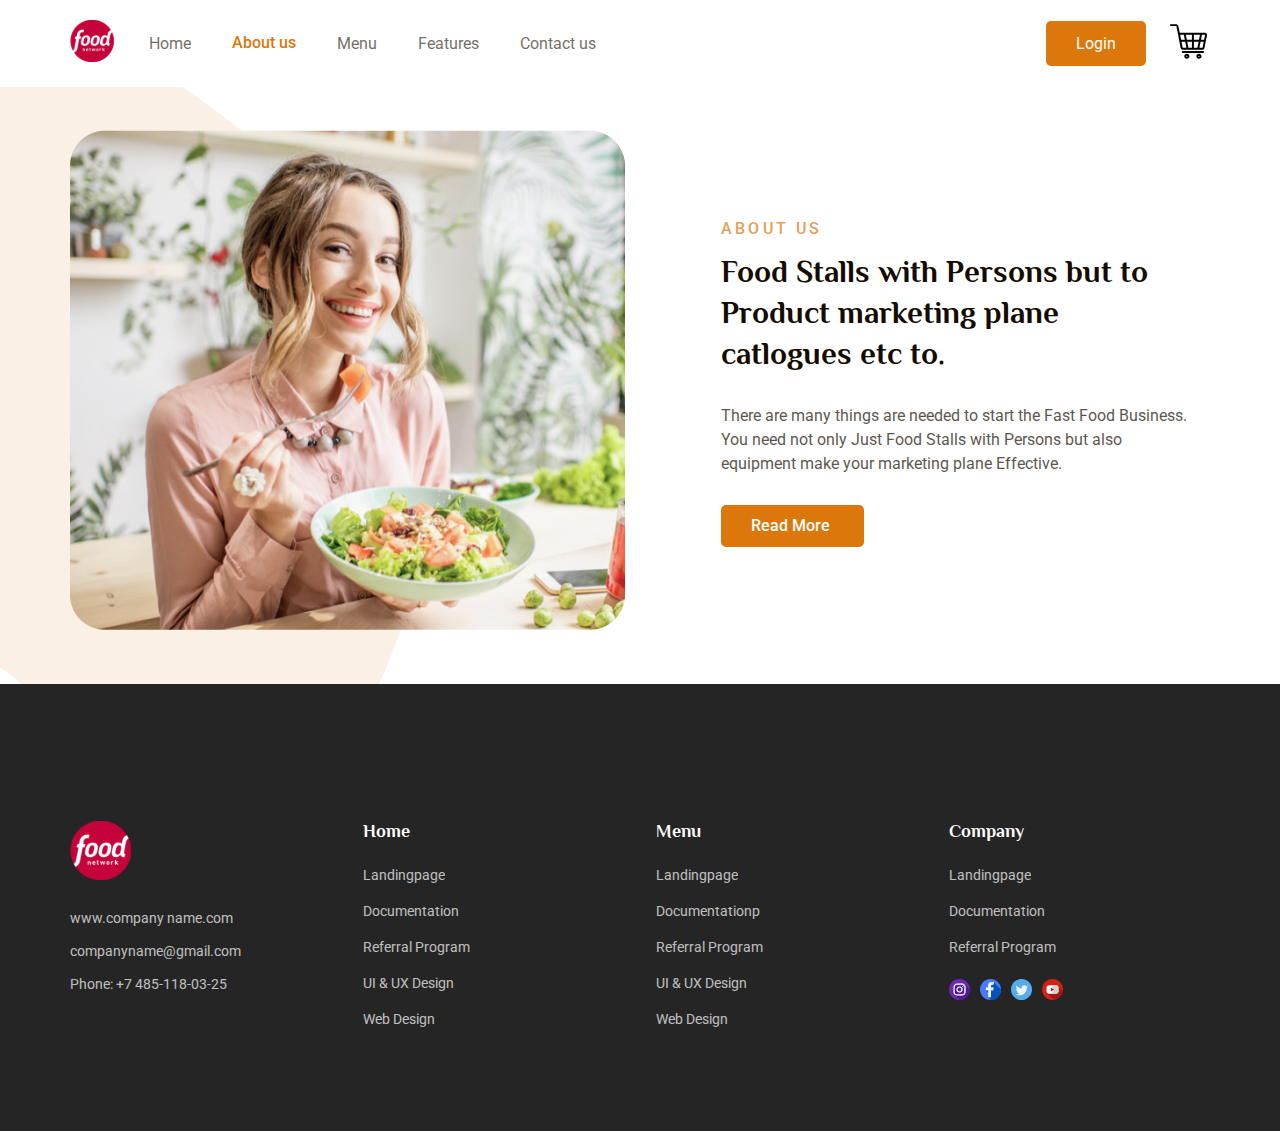
<file: about.html>
<!DOCTYPE html>
<html lang="en">
<head>
    <meta charset="UTF-8">
    <meta http-equiv="X-UA-Compatible" content="IE=edge">
    <meta name="viewport" content="width=device-width, initial-scale=1.0">
    <title>About Page</title>
    <link rel="icon" href="images/fast-food-burger-1.svg" type="images/x-icon">
    <link rel="preconnect" href="https://fonts.googleapis.com">
    <link rel="preconnect" href="https://fonts.gstatic.com" crossorigin>
    <link href="https://fonts.googleapis.com/css2?family=Philosopher:wght@700&family=Roboto:wght@400;500&display=swap" rel="stylesheet">
    <link rel="stylesheet" href="css/share.css">
    <link rel="stylesheet" href="css/header.css">
    <link rel="stylesheet" href="css/about.css">
    <link rel="stylesheet" href="css/about_item.css">
    <link rel="stylesheet" href="css/footer.css">
    <link rel="stylesheet" href="css/mobile.css">
</head>
<body>
    <div class="box">
        <a href="#" class="to_top">
            <svg width="36px" height="36px" viewBox="0 0 36 36" xmlns="http://www.w3.org/2000/svg" xmlns:xlink="http://www.w3.org/1999/xlink" aria-hidden="true" role="img" class="iconify iconify--twemoji" preserveAspectRatio="xMidYMid meet"><path fill="#DC780B" d="M36 32a4 4 0 0 1-4 4H4a4 4 0 0 1-4-4V4a4 4 0 0 1 4-4h28a4 4 0 0 1 4 4v28z"></path><path fill="#FFF" d="M22 29v-9h7L18 7L7 20h7v9z"></path></svg>
        </a>
    </div>
    <!-- modal-form - open -->
    <div class="modal_container_big">
        <div class="modal_container">
            <div class="modal_login_form">
                <div class="title_text">
                    <div class="title title_login">Login Form</div>
                    <div class="title title_signUp">Signup Form</div>
                </div>
                <div class="form_container">
                    <div class="slide_controls">
                        <input type="radio" name="slider" id="login" checked>
                        <input type="radio" name="slider" id="signup">
                        <label for="login" class="slide login_item">Log&nbspin</label>
                        <label for="signup" class="slide signup">Sign&nbspUp</label>
                        <div class="slide_tab"></div>
                    </div>
                    <div class="form_inner">
                        <form action="#" class="login_form">
                            <div class="field">
                                <input type="text" placeholder="Email Address" name="email" required>
                            </div>
                            <div class="field">
                                <input type="password" placeholder="Password" name="email" required>
                            </div>
                            <div class="pass_link"><a href="#">Forgot password?</a></div>
                            <div class="field">
                                <input type="submit" value="Login" name="login_other" id="">
                            </div>
                            <div class="signup_link">Not a member? <a href="#">Signup now</a></div>
                        </form>
                        <form action="#" class="signup">
                            <div class="field">
                                <input type="text" placeholder="Email Address" name="email" required>
                            </div>
                            <div class="field">
                                <input type="password" placeholder="Password" name="email" required>
                            </div>
                            <div class="field">
                                <input type="password" placeholder="Confirm password" name="email" required>
                            </div>
                            <div class="field">
                                <input type="submit" value="Signup" name="signup" id="">
                            </div>
                        </form>
                    </div>
                </div>
                <div class="close_icon">
                    <img src="images/close.png" alt="close icon" class="close">
                </div>
            </div>
        </div>
    </div>
    <!-- modal-form - open -->

    <!-- header-content open-->
    <div class="header_content">
        <div class="container">
            <div class="logo">
                <a href="index.html">
                    <img src="images/logo.svg" alt="food logo" title="food logo">
                </a>
            </div>
            <!-- humburger menu navbar - open -->
            <div class="humburger_menu">
                <input type="checkbox" name="checkbox" id="check">
                <label for="check" class="checkbtn">
                    <div class="menu_btn">
                        <div class="menu_btn__burger"></div>
                    </div>                    
                </label>
                <div class="header_item">
                    <div class="menu">
                        <ul>
                            <li class="navbar"><a href="index.html">Home</a></li>
                            <li class="navbar"><a href="about.html" class="active">About us</a></li>
                            <li class="navbar"><a href="menu.html">Menu</a></li>
                            <li class="navbar"><a href="features.html">Features</a></li>
                            <li class="navbar"><a href="contact.html">Contact us</a></li>
                        </ul>
                    </div>
                    <div class="header_buttons">
                        <div class="login">
                            Login
                        </div>
                        <div class="order_now">
                            <a href="cart.html">
                                <img src="images/shopping-cart-svgrepo-com.svg" class="shop" alt="shopping">
                            </a>
                        </div>
                    </div>
                </div>
            </div>
            <!-- humburger menu navbar - close -->
        </div>
    </div>
    <!-- header-content close-->

    <!-- about - open -->
    <div class="about_us" id="about-us">
        <div class="container">
            <div class="about_image">
                <img src="images/mask group.png" alt="Mask Group">
            </div>
            <div class="about_info">
                <h6>About us</h6>
                <h4>Food Stalls with Persons but  to<br>  Product marketing plane<br>
                    catlogues etc to. </h4>
                <p>There are many things are needed to start the Fast Food Business.<br> You need not only Just Food Stalls with Persons but also<br> 
                    equipment  make your marketing plane Effective.</p>
                <a href="#" class="read_more">Read More</a>
            </div>
        </div>
    </div>
    <!-- about - close -->

    <!-- footer - open -->
    <footer>
        <div class="container">
            <div class="footer_block">
                <div class="footer_content1">
                    <div class="footer_logo">
                        <a href="./index.html"><img src="images/footer logo.svg" alt="logo"></a>
                        <div class="item">
                            <a href="#">www.company name.com</a>
                            <a href="#">companyname@gmail.com</a>
                            <a href="#">Phone: +7 485-118-03-25</a>
                        </div>
                    </div>
                    <div class="home">
                        <h6>Home</h6>
                        <div class="home_item">
                            <p>Landingpage</p>
                            <p>Documentation</p>
                            <p>Referral Program</p>
                            <p>UI & UX Design</p>
                            <p>Web Design</p>
                        </div>
                    </div>
                </div>
                <div class="footer_content2">
                    <div class="footer_menu">
                        <h6>Menu</h6>
                        <div class="footer_menu_item">
                            <p>Landingpage</p>
                            <p>Documentationp
                            <p>Referral Program</p>
                            <p>UI & UX Design</p>
                            <p>Web Design</p>
                        </div>
                    </div>
                    <div class="company">
                        <h6>Company</h6>
                        <div class="company_item">
                            <p>Landingpage</p>
                            <p>Documentation</a>
                            <p>Referral Program</a>
                        </div>
                        <div class="company_socials">
                            <ul>
                                <li><a href="#"><img src="images/instagram.svg" alt="instagram icon"></a></li>
                                <li><a href="#"><img src="images/facebook.svg" alt="facebook icon"></a></li>
                                <li><a href="#"><img src="images/twitter.svg" alt="twitter icon"></a></li>
                                <li><a href="#"><img src="images/youtube.svg" alt="youtube icon"></a></li>
                            </ul>
                        </div>
                    </div>
                </div>
            </div>
        </div>
    </footer>
    <!-- footer - close -->

    <script src="js/script.js"></script>
</body>
</html>
</file>
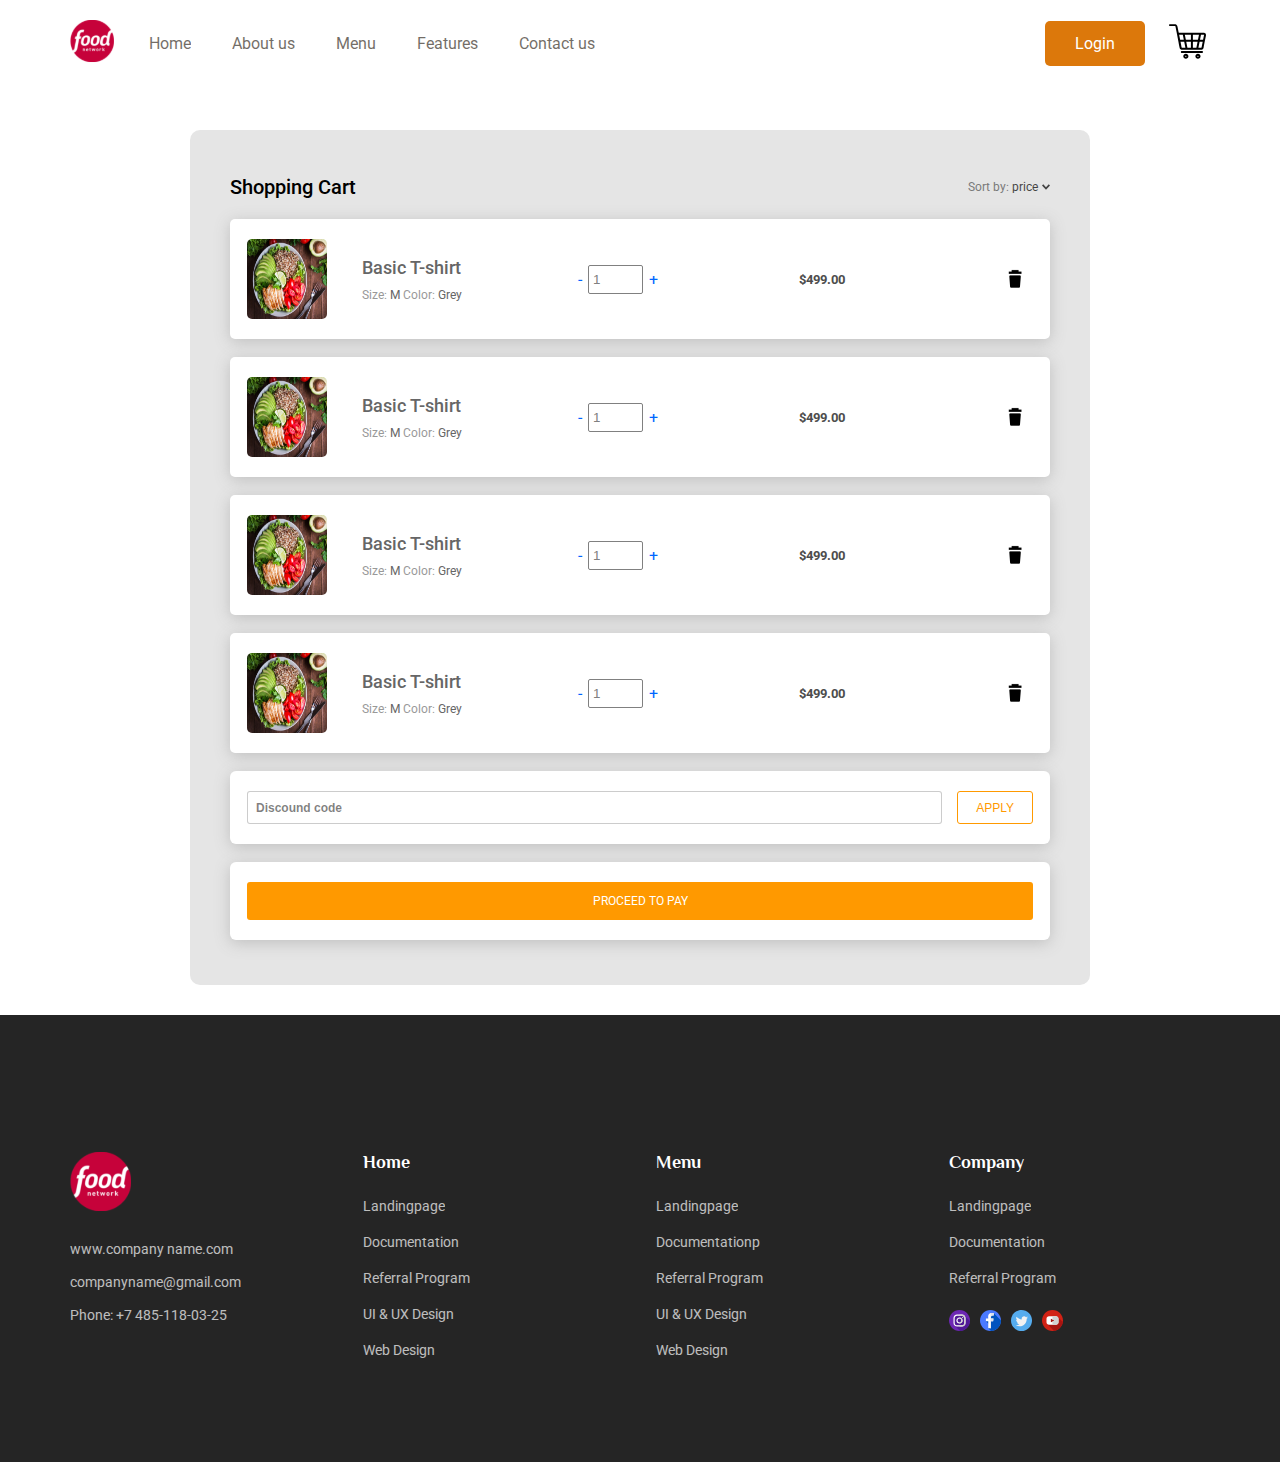
<file: cart.html>
<!DOCTYPE html>
<html lang="en">
<head>
    <meta charset="UTF-8">
    <meta http-equiv="X-UA-Compatible" content="IE=edge">
    <meta name="viewport" content="width=device-width, initial-scale=1.0">
    <title>Cart page</title>
    <link rel="icon" href="images/shopping-cart-svgrepo-com.svg" type="images/x-icon">
    <link rel="preconnect" href="https://fonts.googleapis.com">
    <link rel="preconnect" href="https://fonts.gstatic.com" crossorigin>
    <link href="https://fonts.googleapis.com/css2?family=Philosopher:wght@700&family=Roboto:wght@400;500&display=swap" rel="stylesheet">
    <link rel="stylesheet" href="css/share.css">
    <link rel="stylesheet" href="css/header.css">
    <link rel="stylesheet" href="css/cart.css">
    <link rel="stylesheet" href="css/footer.css">
    <link rel="stylesheet" href="css/mobile.css">
</head>
<body>
    <!-- scroll to top - open -->
    <div class="box">
        <a href="#" class="to_top">
            <svg width="36px" height="36px" viewBox="0 0 36 36" xmlns="http://www.w3.org/2000/svg" xmlns:xlink="http://www.w3.org/1999/xlink" aria-hidden="true" role="img" class="iconify iconify--twemoji" preserveAspectRatio="xMidYMid meet"><path fill="#DC780B" d="M36 32a4 4 0 0 1-4 4H4a4 4 0 0 1-4-4V4a4 4 0 0 1 4-4h28a4 4 0 0 1 4 4v28z"></path><path fill="#FFF" d="M22 29v-9h7L18 7L7 20h7v9z"></path></svg>
        </a>
    </div>
    <!-- scroll to top - close -->

    <!-- modal login form - open -->
    <div class="modal_container_big">
        <div class="modal_container">
            <div class="modal_login_form">
                <div class="title_text">
                    <div class="title title_login">Login Form</div>
                    <div class="title title_signUp">Signup Form</div>
                </div>
                <div class="form_container">
                    <div class="slide_controls">
                        <input type="radio" name="slider" id="login" checked>
                        <input type="radio" name="slider" id="signup">
                        <label for="login" class="slide login_item">Log&nbspin</label>
                        <label for="signup" class="slide signup">Sign&nbspUp</label>
                        <div class="slide_tab"></div>
                    </div>
                    <div class="form_inner">
                        <form action="#" class="login_form">
                            <div class="field">
                                <input type="text" placeholder="Email Address" name="email" required>
                            </div>
                            <div class="field">
                                <input type="password" placeholder="Password" name="email" required>
                            </div>
                            <div class="pass_link"><a href="#">Forgot password?</a></div>
                            <div class="field">
                                <input type="submit" value="Login" name="login_other" id="">
                            </div>
                            <div class="signup_link">Not a member? <a href="#">Signup now</a></div>
                        </form>
                        <form action="#" class="signup">
                            <div class="field">
                                <input type="text" placeholder="Email Address" name="email" required>
                            </div>
                            <div class="field">
                                <input type="password" placeholder="Password" name="email" required>
                            </div>
                            <div class="field">
                                <input type="password" placeholder="Confirm password" name="email" required>
                            </div>
                            <div class="field">
                                <input type="submit" value="Signup" name="signup" id="">
                            </div>
                        </form>
                    </div>
                </div>
                <div class="close_icon">
                    <img src="images/close.png" alt="close icon" class="close">
                </div>
            </div>
        </div>
    </div>
    <!-- modal login form - close -->

    <!-- header content - open -->
    <div class="header_content">
        <div class="container">
            <div class="logo">
                <a href="index.html">
                    <img src="images/logo.svg" alt="food logo" title="food logo">
                </a>
            </div>
            <!-- humburger menu navbar - open -->
            <div class="humburger_menu">
                <input type="checkbox" name="checkbox" id="check">
                <label for="check" class="checkbtn">
                    <div class="menu_btn">
                        <div class="menu_btn__burger"></div>
                    </div>                    
                </label>
                <div class="header_item">
                    <div class="menu">
                        <ul>
                            <li class="navbar"><a href="index.html">Home</a></li>
                            <li class="navbar"><a href="about.html">About us</a></li>
                            <li class="navbar"><a href="menu.html">Menu</a></li>
                            <li class="navbar"><a href="features.html">Features</a></li>
                            <li class="navbar"><a href="contact.html">Contact us</a></li>
                        </ul>
                    </div>
                    <div class="header_buttons">
                        <div class="login">
                            Login
                        </div>
                        <div class="order_now">
                            <a href="cart.html">
                                <img src="images/shopping-cart-svgrepo-com.svg" class="shop" alt="shopping">
                            </a>
                        </div>
                    </div>
                </div>
            </div>
            <!-- humburger menu navbar - close -->
        </div>
    </div>
    <!-- header content - close -->

    <!-- modal login form - open -->
    <div class="modal_container_big">
        <div class="modal_container">
            <div class="modal_login_form">
                <div class="title_text">
                    <div class="title title_login">Login Form</div>
                    <div class="title title_signUp">Signup Form</div>
                </div>
                <div class="form_container">
                    <div class="slide_controls">
                        <input type="radio" name="slider" id="login" checked>
                        <input type="radio" name="slider" id="signup">
                        <label for="login" class="slide login_item">Log&nbspin</label>
                        <label for="signup" class="slide signup">Sign&nbspUp</label>
                        <div class="slide_tab"></div>
                    </div>
                    <div class="form_inner">
                        <form action="#" class="login_form">
                            <div class="field">
                                <input type="text" placeholder="Email Address" name="email" required>
                            </div>
                            <div class="field">
                                <input type="password" placeholder="Password" name="email" required>
                            </div>
                            <div class="pass_link"><a href="#">Forgot password?</a></div>
                            <div class="field">
                                <input type="submit" value="Login" name="login_other" id="">
                            </div>
                            <div class="signup_link">Not a member? <a href="#">Signup now</a></div>
                        </form>
                        <form action="#" class="signup">
                            <div class="field">
                                <input type="text" placeholder="Email Address" name="email" required>
                            </div>
                            <div class="field">
                                <input type="password" placeholder="Password" name="email" required>
                            </div>
                            <div class="field">
                                <input type="password" placeholder="Confirm password" name="email" required>
                            </div>
                            <div class="field">
                                <input type="submit" value="Signup" name="signup" id="">
                            </div>
                        </form>
                    </div>
                </div>
                <div class="close_icon">
                    <img src="images/close.png" alt="close icon" class="close">
                </div>
            </div>
        </div>
    </div>
    <!-- modal login form - close -->

    <!-- cart content - open -->
    <div class="cart">
        <div class="container">
            <div class="cart_title">
                <div class="left_item">
                    <h3>Shopping Cart</h3>
                </div>
                <div class="right_item">
                    <p>Sort by:<span class="price"> price</span></p>
                    <img src="images/down-arrow.svg" alt="down-arrow" class="down_arrow">
                </div>
            </div>
            <div class="cart_block">
                <div class="img_basic_block">
                    <img src="images/cckmdgis9j 1.png" alt="image" title="image" class="iphone_img">
                    <div class="basic_text">
                        <h5>Basic T-shirt</h5>
                        <p>Size:<span> M</span> Color:<span> Grey</span></p>
                    </div>
                </div>
                <div class="cart_content">
                    <div class="cart_item">
                        <span class="button_minus">-</span>
                        <div class="rectangle">
                            <input type="text" name="text" value="1">
                        </div>
                        <span class="button_plus">+</span>
                    </div>
                    <h5 class="sum">$499.00</h5>
                    <img src="images/trash.png" alt="trash" class="trash">
                </div>
            </div>
            <div class="cart_block">
                <div class="img_basic_block">
                    <img src="images/cckmdgis9j 1.png" alt="image" title="image" class="iphone_img">
                    <div class="basic_text">
                        <h5>Basic T-shirt</h5>
                        <p>Size:<span> M</span> Color:<span> Grey</span></p>
                    </div>
                </div>
                <div class="cart_content">
                    <div class="cart_item">
                        <span class="button_minus">-</span>
                        <div class="rectangle">
                            <input type="text" name="text" value="1">
                        </div>
                        <span class="button_plus">+</span>
                    </div>
                    <h5 class="sum">$499.00</h5>
                    <img src="images/trash.png" alt="trash" class="trash">
                </div>
            </div>
            <div class="cart_block">
                <div class="img_basic_block">
                    <img src="images/cckmdgis9j 1.png" alt="image" title="image" class="iphone_img">
                    <div class="basic_text">
                        <h5>Basic T-shirt</h5>
                        <p>Size:<span> M</span> Color:<span> Grey</span></p>
                    </div>
                </div>
                <div class="cart_content">
                    <div class="cart_item">
                        <span class="button_minus">-</span>
                        <div class="rectangle">
                            <input type="text" name="text" value="1">
                        </div>
                        <span class="button_plus">+</span>
                    </div>
                    <h5 class="sum">$499.00</h5>
                    <img src="images/trash.png" alt="trash" class="trash">
                </div>
            </div>
            <div class="cart_block">
                <div class="img_basic_block">
                    <img src="images/cckmdgis9j 1.png" alt="image" title="image" class="iphone_img">
                    <div class="basic_text">
                        <h5>Basic T-shirt</h5>
                        <p>Size:<span> M</span> Color:<span> Grey</span></p>
                    </div>
                </div>
                <div class="cart_content">
                    <div class="cart_item">
                        <span class="button_minus">-</span>
                        <div class="rectangle">
                            <input type="text" name="text" value="1">
                        </div>
                        <span class="button_plus">+</span>
                    </div>
                    <h5 class="sum">$499.00</h5>
                    <img src="images/trash.png" alt="trash" class="trash">
                </div>
            </div>
            <div class="code">
                <form action="handler.php" method="post">
                    <input type="password" name="password" placeholder="Discound code">
                    <button type="submit">apply</button>
                </form>
            </div>
            <div class="cart_pay">
                <a href="#" class="pay">Proceed to pay</a>
            </div>
        </div>
    </div>
    <!-- cart content - close -->

    <!-- footer - open -->
    <footer>
        <div class="container">
            <div class="footer_block">
                <div class="footer_content1">
                    <div class="footer_logo">
                        <a href="./index.html"><img src="images/footer logo.svg" alt="logo"></a>
                        <div class="item">
                            <a href="#">www.company name.com</a>
                            <a href="#">companyname@gmail.com</a>
                            <a href="#">Phone: +7 485-118-03-25</a>
                        </div>
                    </div>
                    <div class="home">
                        <h6>Home</h6>
                        <div class="home_item">
                            <p>Landingpage</p>
                            <p>Documentation</p>
                            <p>Referral Program</p>
                            <p>UI & UX Design</p>
                            <p>Web Design</p>
                        </div>
                    </div>
                </div>
                <div class="footer_content2">
                    <div class="footer_menu">
                        <h6>Menu</h6>
                        <div class="footer_menu_item">
                            <p>Landingpage</p>
                            <p>Documentationp
                            <p>Referral Program</p>
                            <p>UI & UX Design</p>
                            <p>Web Design</p>
                        </div>
                    </div>
                    <div class="company">
                        <h6>Company</h6>
                        <div class="company_item">
                            <p>Landingpage</p>
                            <p>Documentation</a>
                            <p>Referral Program</a>
                        </div>
                        <div class="company_socials">
                            <ul>
                                <li><a href="#"><img src="images/instagram.svg" alt="instagram icon"></a></li>
                                <li><a href="#"><img src="images/facebook.svg" alt="facebook icon"></a></li>
                                <li><a href="#"><img src="images/twitter.svg" alt="twitter icon"></a></li>
                                <li><a href="#"><img src="images/youtube.svg" alt="youtube icon"></a></li>
                            </ul>
                        </div>
                    </div>
                </div>
            </div>
        </div>
    </footer>
    <!-- footer - close -->

    <script src="js/script.js"></script>
</body>
</html>
</file>
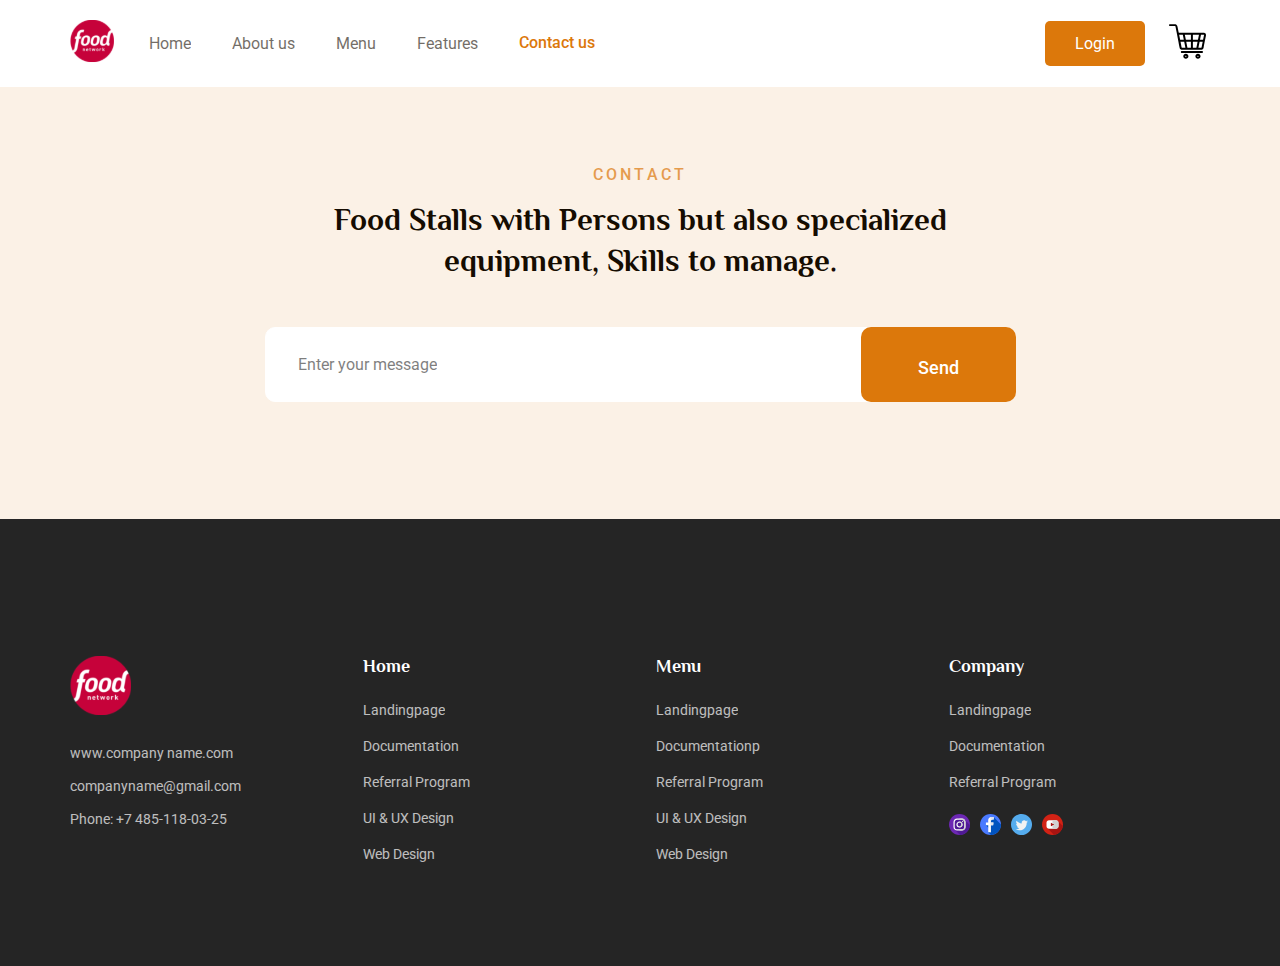
<file: contact.html>
<!DOCTYPE html>
<html lang="en">
<head>
    <meta charset="UTF-8">
    <meta http-equiv="X-UA-Compatible" content="IE=edge">
    <meta name="viewport" content="width=device-width, initial-scale=1.0">
    <title>Contact Page</title>
    <link rel="icon" href="images/fast-food-burger-1.svg" type="images/x-icon">
    <link rel="preconnect" href="https://fonts.googleapis.com">
    <link rel="preconnect" href="https://fonts.gstatic.com" crossorigin>
    <link href="https://fonts.googleapis.com/css2?family=Philosopher:wght@700&family=Roboto:wght@400;500&display=swap" rel="stylesheet">
    <link rel="stylesheet" href="css/share.css">
    <link rel="stylesheet" href="css/header.css">
    <link rel="stylesheet" href="css/contact.css">
    <link rel="stylesheet" href="css/contact_item.css">
    <link rel="stylesheet" href="css/footer.css">
    <link rel="stylesheet" href="css/mobile.css">
</head>
<body>
    <div class="box">
        <a href="#" class="to_top">
            <svg width="36px" height="36px" viewBox="0 0 36 36" xmlns="http://www.w3.org/2000/svg" xmlns:xlink="http://www.w3.org/1999/xlink" aria-hidden="true" role="img" class="iconify iconify--twemoji" preserveAspectRatio="xMidYMid meet"><path fill="#DC780B" d="M36 32a4 4 0 0 1-4 4H4a4 4 0 0 1-4-4V4a4 4 0 0 1 4-4h28a4 4 0 0 1 4 4v28z"></path><path fill="#FFF" d="M22 29v-9h7L18 7L7 20h7v9z"></path></svg>
        </a>
    </div>

    <!-- modal form - open -->
    <div class="modal_container_big">
        <div class="modal_container">
            <div class="modal_login_form">
                <div class="title_text">
                    <div class="title title_login">Login Form</div>
                    <div class="title title_signUp">Signup Form</div>
                </div>
                <div class="form_container">
                    <div class="slide_controls">
                        <input type="radio" name="slider" id="login" checked>
                        <input type="radio" name="slider" id="signup">
                        <label for="login" class="slide login_item">Log&nbspin</label>
                        <label for="signup" class="slide signup">Sign&nbspUp</label>
                        <div class="slide_tab"></div>
                    </div>
                    <div class="form_inner">
                        <form action="#" class="login_form">
                            <div class="field">
                                <input type="text" placeholder="Email Address" name="email" required>
                            </div>
                            <div class="field">
                                <input type="password" placeholder="Password" name="email" required>
                            </div>
                            <div class="pass_link"><a href="#">Forgot password?</a></div>
                            <div class="field">
                                <input type="submit" value="Login" name="login_other" id="">
                            </div>
                            <div class="signup_link">Not a member? <a href="#">Signup now</a></div>
                        </form>
                        <form action="#" class="signup">
                            <div class="field">
                                <input type="text" placeholder="Email Address" name="email" required>
                            </div>
                            <div class="field">
                                <input type="password" placeholder="Password" name="email" required>
                            </div>
                            <div class="field">
                                <input type="password" placeholder="Confirm password" name="email" required>
                            </div>
                            <div class="field">
                                <input type="submit" value="Signup" name="signup" id="">
                            </div>
                        </form>
                    </div>
                </div>
                <div class="close_icon">
                    <img src="images/close.png" alt="close icon" class="close">
                </div>
            </div>
        </div>
    </div>
    <!-- modal form - close -->

    <!-- header content - open -->
    <div class="header_content">
        <div class="container">
            <div class="logo">
                <a href="index.html">
                    <img src="images/logo.svg" alt="food logo" title="food logo">
                </a>
            </div>
            <!-- humburger menu navbar - open -->
            <div class="humburger_menu">
                <input type="checkbox" name="checkbox" id="check">
                <label for="check" class="checkbtn">
                    <div class="menu_btn">
                        <div class="menu_btn__burger"></div>
                    </div>                    
                </label>
                <div class="header_item">
                    <div class="menu">
                        <ul>
                            <li class="navbar"><a href="index.html">Home</a></li>
                            <li class="navbar"><a href="about.html">About us</a></li>
                            <li class="navbar"><a href="menu.html">Menu</a></li>
                            <li class="navbar"><a href="features.html">Features</a></li>
                            <li class="navbar"><a href="contact.html" class="active">Contact us</a></li>
                        </ul>
                    </div>
                    <div class="header_buttons">
                        <div class="login">
                            Login
                        </div>
                        <div class="order_now">
                            <a href="cart.html">
                                <img src="images/shopping-cart-svgrepo-com.svg" class="shop" alt="shopping">
                            </a>
                        </div>
                    </div>
                </div>
            </div>
            <!-- humburger menu navbar - close -->
        </div>
    </div>
    <!-- header content - close -->

    <!-- contact - open -->
    <div class="contact" id="contact">
        <div class="container">
            <div class="contact_title">
                <h6>Contact </h6>
                <h4>Food Stalls with Persons but also specialized<br> equipment, Skills to manage.</h4>
            </div>
            <div class="contact_form">
                <form action="handler.php" method="post" class="form">
                    <input type="text" class="input_click" name="message" placeholder="Enter your message">
                    <button type="submit" name="send">Send</button>
                </form>
            </div>
        </div>
    </div>
    <!-- contact - open -->

    <!-- footer - open -->
    <footer>
        <div class="container">
            <div class="footer_block">
                <div class="footer_content1">
                    <div class="footer_logo">
                        <a href="./index.html"><img src="images/footer logo.svg" alt="logo"></a>
                        <div class="item">
                            <a href="#">www.company name.com</a>
                            <a href="#">companyname@gmail.com</a>
                            <a href="#">Phone: +7 485-118-03-25</a>
                        </div>
                    </div>
                    <div class="home">
                        <h6>Home</h6>
                        <div class="home_item">
                            <p>Landingpage</p>
                            <p>Documentation</p>
                            <p>Referral Program</p>
                            <p>UI & UX Design</p>
                            <p>Web Design</p>
                        </div>
                    </div>
                </div>
                <div class="footer_content2">
                    <div class="footer_menu">
                        <h6>Menu</h6>
                        <div class="footer_menu_item">
                            <p>Landingpage</p>
                            <p>Documentationp
                            <p>Referral Program</p>
                            <p>UI & UX Design</p>
                            <p>Web Design</p>
                        </div>
                    </div>
                    <div class="company">
                        <h6>Company</h6>
                        <div class="company_item">
                            <p>Landingpage</p>
                            <p>Documentation</a>
                            <p>Referral Program</a>
                        </div>
                        <div class="company_socials">
                            <ul>
                                <li><a href="#"><img src="images/instagram.svg" alt="instagram icon"></a></li>
                                <li><a href="#"><img src="images/facebook.svg" alt="facebook icon"></a></li>
                                <li><a href="#"><img src="images/twitter.svg" alt="twitter icon"></a></li>
                                <li><a href="#"><img src="images/youtube.svg" alt="youtube icon"></a></li>
                            </ul>
                        </div>
                    </div>
                </div>
            </div>
        </div>
    </footer>
    <!-- footer - close -->

    <script src="js/script.js"></script>
</body>
</html>
</file>
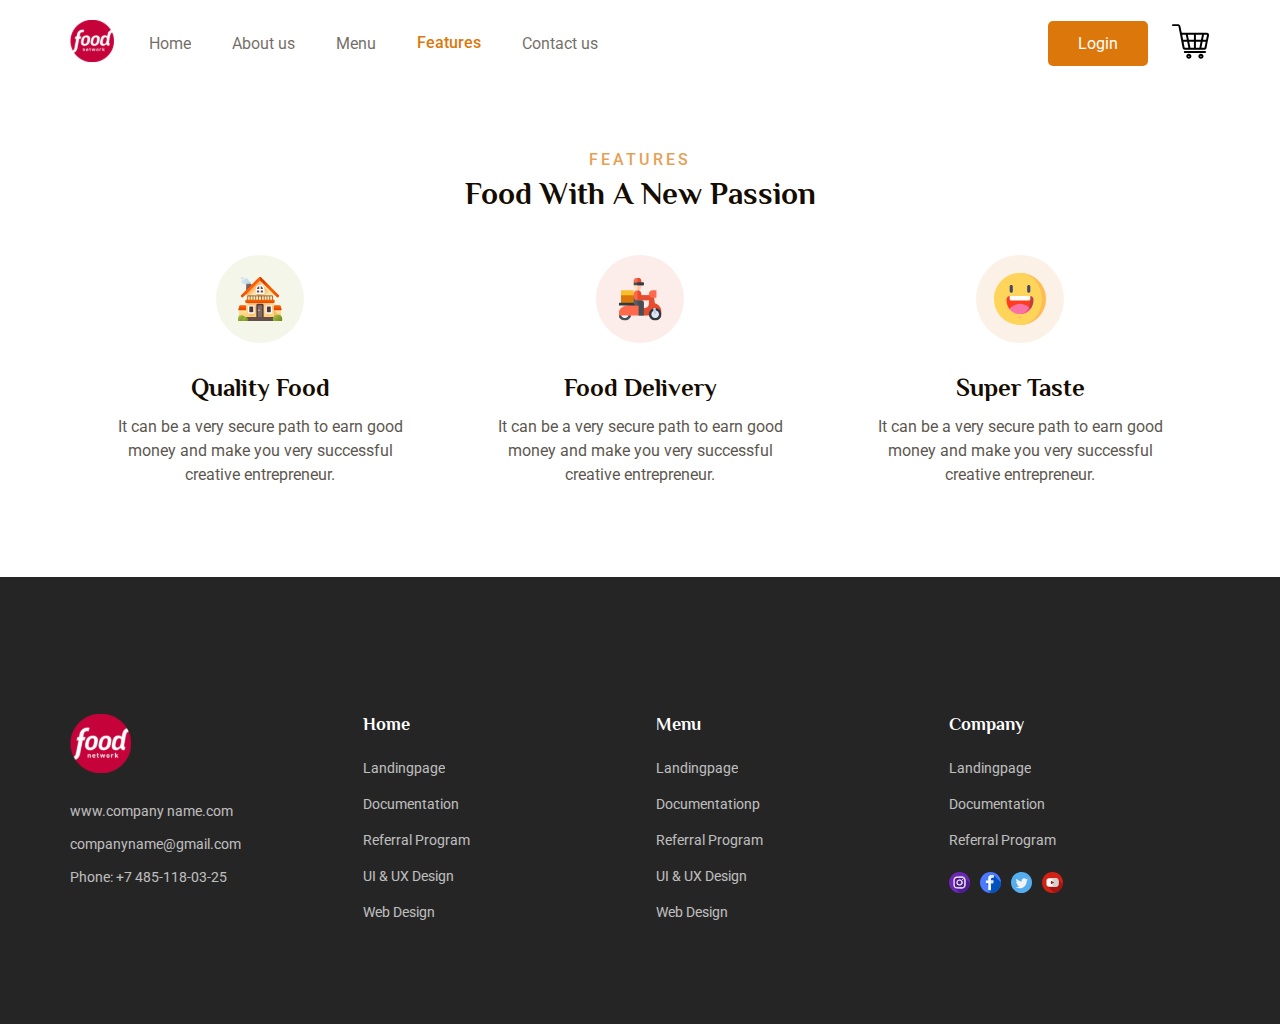
<file: features.html>
<!DOCTYPE html>
<html lang="en">
<head>
    <meta charset="UTF-8">
    <meta http-equiv="X-UA-Compatible" content="IE=edge">
    <meta name="viewport" content="width=device-width, initial-scale=1.0">
    <title>Features Page</title>
    <link rel="icon" href="images/fast-food-burger-1.svg" type="images/x-icon">
    <link rel="preconnect" href="https://fonts.googleapis.com">
    <link rel="preconnect" href="https://fonts.gstatic.com" crossorigin>
    <link href="https://fonts.googleapis.com/css2?family=Philosopher:wght@700&family=Roboto:wght@400;500&display=swap" rel="stylesheet">
    <link rel="stylesheet" href="css/share.css">
    <link rel="stylesheet" href="css/header.css">
    <link rel="stylesheet" href="css/features.css">
    <link rel="stylesheet" href="css/features_item.css">
    <link rel="stylesheet" href="css/footer.css">
    <link rel="stylesheet" href="css/mobile.css">
</head>
<body>
    <div class="box">
        <a href="#" class="to_top">
            <svg width="36px" height="36px" viewBox="0 0 36 36" xmlns="http://www.w3.org/2000/svg" xmlns:xlink="http://www.w3.org/1999/xlink" aria-hidden="true" role="img" class="iconify iconify--twemoji" preserveAspectRatio="xMidYMid meet"><path fill="#DC780B" d="M36 32a4 4 0 0 1-4 4H4a4 4 0 0 1-4-4V4a4 4 0 0 1 4-4h28a4 4 0 0 1 4 4v28z"></path><path fill="#FFF" d="M22 29v-9h7L18 7L7 20h7v9z"></path></svg>
        </a>
    </div>

    <!-- modal form - open -->
    <div class="modal_container_big">
        <div class="modal_container">
            <div class="modal_login_form">
                <div class="title_text">
                    <div class="title title_login">Login Form</div>
                    <div class="title title_signUp">Signup Form</div>
                </div>
                <div class="form_container">
                    <div class="slide_controls">
                        <input type="radio" name="slider" id="login" checked>
                        <input type="radio" name="slider" id="signup">
                        <label for="login" class="slide login_item">Log&nbspin</label>
                        <label for="signup" class="slide signup">Sign&nbspUp</label>
                        <div class="slide_tab"></div>
                    </div>
                    <div class="form_inner">
                        <form action="#" class="login_form">
                            <div class="field">
                                <input type="text" placeholder="Email Address" name="email" required>
                            </div>
                            <div class="field">
                                <input type="password" placeholder="Password" name="email" required>
                            </div>
                            <div class="pass_link"><a href="#">Forgot password?</a></div>
                            <div class="field">
                                <input type="submit" value="Login" name="login_other" id="">
                            </div>
                            <div class="signup_link">Not a member? <a href="#">Signup now</a></div>
                        </form>
                        <form action="#" class="signup">
                            <div class="field">
                                <input type="text" placeholder="Email Address" name="email" required>
                            </div>
                            <div class="field">
                                <input type="password" placeholder="Password" name="email" required>
                            </div>
                            <div class="field">
                                <input type="password" placeholder="Confirm password" name="email" required>
                            </div>
                            <div class="field">
                                <input type="submit" value="Signup" name="signup" id="">
                            </div>
                        </form>
                    </div>
                </div>
                <div class="close_icon">
                    <img src="images/close.png" alt="close icon" class="close">
                </div>
            </div>
        </div>
    </div>
    <!-- modal form - close -->

    <!-- header content - open -->
    <div class="header_content">
        <div class="container">
            <div class="logo">
                <a href="index.html">
                    <img src="images/logo.svg" alt="food logo" title="food logo">
                </a>
            </div>
            <!-- humburger menu navbar - open -->
            <div class="humburger_menu">
                <input type="checkbox" name="checkbox" id="check">
                <label for="check" class="checkbtn">
                    <div class="menu_btn">
                        <div class="menu_btn__burger"></div>
                    </div>                    
                </label>
                <div class="header_item">
                    <div class="menu">
                        <ul>
                            <li class="navbar"><a href="index.html">Home</a></li>
                            <li class="navbar"><a href="about.html">About us</a></li>
                            <li class="navbar"><a href="menu.html">Menu</a></li>
                            <li class="navbar"><a href="features.html" class="active">Features</a></li>
                            <li class="navbar"><a href="contact.html">Contact us</a></li>
                        </ul>
                    </div>
                    <div class="header_buttons">
                        <div class="login">
                            Login
                        </div>
                        <div class="order_now">
                            <a href="cart.html">
                                <img src="images/shopping-cart-svgrepo-com.svg" class="shop" alt="shopping">
                            </a>
                        </div>
                    </div>
                </div>
            </div>
            <!-- humburger menu navbar - close -->
        </div>
    </div>
    <!-- header content - close -->

    <!-- features - open -->
    <div class="features" id="features">
        <div class="container">
            <div class="features_title">
                <h6>Features</h6>
                <h4>Food with a New Passion</h4>
            </div>
            <div class="features_block">
                <div class="features_content">
                    <div class="features_img">
                        <img src="images/group 94.svg" alt="Group 94">
                    </div>
                    <h5>Quality Food</h5>
                    <p>It can be a very secure path to earn good<br> money and make you very successful<br> creative entrepreneur.</p>
                </div>
                <div class="features_content">
                    <div class="features_img">
                        <img src="images/food-delivery.svg" alt="Group 94">
                    </div>
                    <h5>Food Delivery</h5>
                    <p>It can be a very secure path to earn good<br> money and make you very successful<br> creative entrepreneur.</p>
                </div>
                <div class="features_content">
                    <div class="features_img">
                        <img src="images/group 93.svg" alt="Group 94">
                    </div>
                    <h5>Super Taste</h5>
                    <p>It can be a very secure path to earn good<br> money and make you very successful<br> creative entrepreneur.</p>
                </div>
            </div>
        </div>
    </div>
    <!-- features - close -->

    <!-- footer - open -->
    <footer>
        <div class="container">
            <div class="footer_block">
                <div class="footer_content1">
                    <div class="footer_logo">
                        <a href="./index.html"><img src="images/footer logo.svg" alt="logo"></a>
                        <div class="item">
                            <a href="#">www.company name.com</a>
                            <a href="#">companyname@gmail.com</a>
                            <a href="#">Phone: +7 485-118-03-25</a>
                        </div>
                    </div>
                    <div class="home">
                        <h6>Home</h6>
                        <div class="home_item">
                            <p>Landingpage</p>
                            <p>Documentation</p>
                            <p>Referral Program</p>
                            <p>UI & UX Design</p>
                            <p>Web Design</p>
                        </div>
                    </div>
                </div>
                <div class="footer_content2">
                    <div class="footer_menu">
                        <h6>Menu</h6>
                        <div class="footer_menu_item">
                            <p>Landingpage</p>
                            <p>Documentationp
                            <p>Referral Program</p>
                            <p>UI & UX Design</p>
                            <p>Web Design</p>
                        </div>
                    </div>
                    <div class="company">
                        <h6>Company</h6>
                        <div class="company_item">
                            <p>Landingpage</p>
                            <p>Documentation</a>
                            <p>Referral Program</a>
                        </div>
                        <div class="company_socials">
                            <ul>
                                <li><a href="#"><img src="images/instagram.svg" alt="instagram icon"></a></li>
                                <li><a href="#"><img src="images/facebook.svg" alt="facebook icon"></a></li>
                                <li><a href="#"><img src="images/twitter.svg" alt="twitter icon"></a></li>
                                <li><a href="#"><img src="images/youtube.svg" alt="youtube icon"></a></li>
                            </ul>
                        </div>
                    </div>
                </div>
            </div>
        </div>
    </footer>
    <!-- footer - close -->

    <script src="js/script.js"></script>
</body>
</html>
</file>
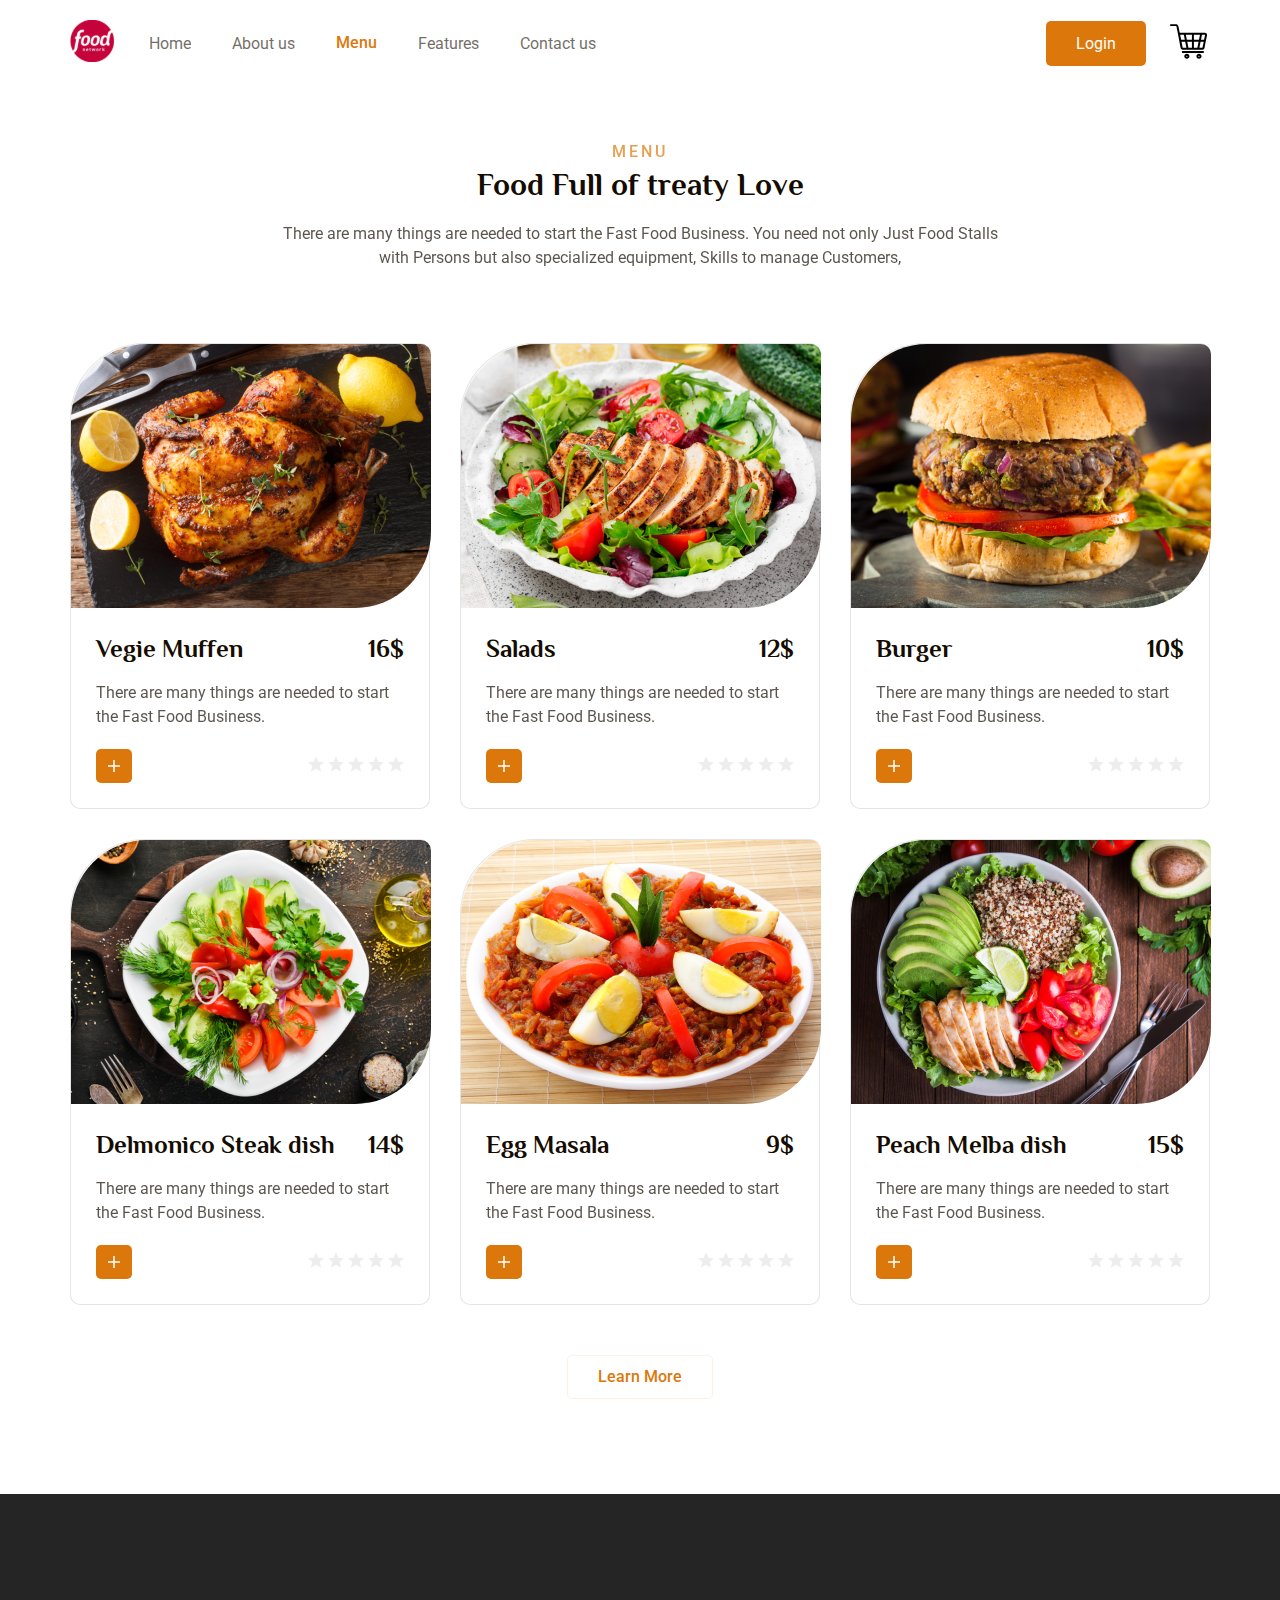
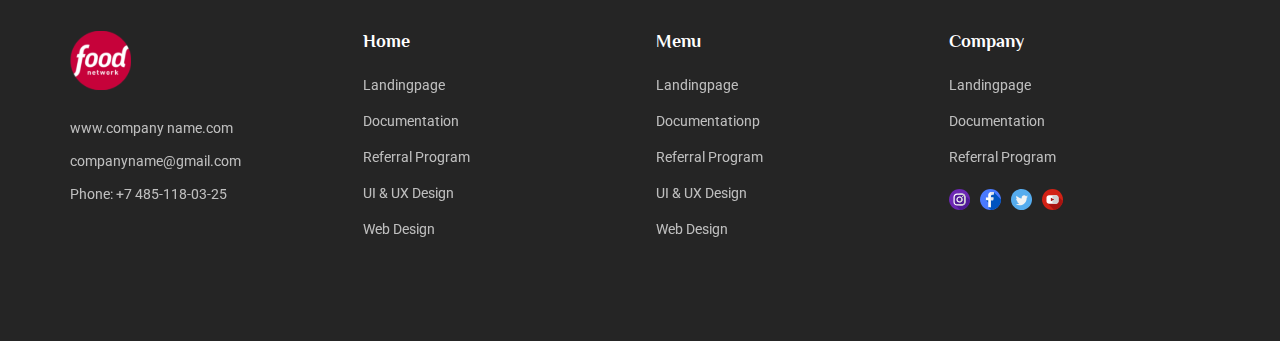
<file: menu.html>
<!DOCTYPE html>
<html lang="en">
<head>
    <meta charset="UTF-8">
    <meta http-equiv="X-UA-Compatible" content="IE=edge">
    <meta name="viewport" content="width=device-width, initial-scale=1.0">
    <title>Menu Page</title>
    <link rel="icon" href="images/fast-food-burger-1.svg" type="images/x-icon">
    <link rel="preconnect" href="https://fonts.googleapis.com">
    <link rel="preconnect" href="https://fonts.gstatic.com" crossorigin>
    <link href="https://fonts.googleapis.com/css2?family=Philosopher:wght@700&family=Roboto:wght@400;500&display=swap" rel="stylesheet">
    <link rel="stylesheet" href="css/share.css">
    <link rel="stylesheet" href="css/header.css">
    <link rel="stylesheet" href="css/menu.css">
    <link rel="stylesheet" href="css/menu_item.css">
    <link rel="stylesheet" href="css/footer.css">
    <link rel="stylesheet" href="css/mobile.css">
</head>
<body>
    <div class="box">
        <a href="#" class="to_top">
            <svg width="36px" height="36px" viewBox="0 0 36 36" xmlns="http://www.w3.org/2000/svg" xmlns:xlink="http://www.w3.org/1999/xlink" aria-hidden="true" role="img" class="iconify iconify--twemoji" preserveAspectRatio="xMidYMid meet"><path fill="#DC780B" d="M36 32a4 4 0 0 1-4 4H4a4 4 0 0 1-4-4V4a4 4 0 0 1 4-4h28a4 4 0 0 1 4 4v28z"></path><path fill="#FFF" d="M22 29v-9h7L18 7L7 20h7v9z"></path></svg>
        </a>
    </div>

    <div class="modal_container_big">
        <div class="modal_container">
            <div class="modal_login_form">
                <div class="title_text">
                    <div class="title title_login">Login Form</div>
                    <div class="title title_signUp">Signup Form</div>
                </div>
                <div class="form_container">
                    <div class="slide_controls">
                        <input type="radio" name="slider" id="login" checked>
                        <input type="radio" name="slider" id="signup">
                        <label for="login" class="slide login_item">Log&nbspin</label>
                        <label for="signup" class="slide signup">Sign&nbspUp</label>
                        <div class="slide_tab"></div>
                    </div>
                    <div class="form_inner">
                        <form action="#" class="login_form">
                            <div class="field">
                                <input type="text" placeholder="Email Address" name="email" required>
                            </div>
                            <div class="field">
                                <input type="password" placeholder="Password" name="email" required>
                            </div>
                            <div class="pass_link"><a href="#">Forgot password?</a></div>
                            <div class="field">
                                <input type="submit" value="Login" name="login_other" id="">
                            </div>
                            <div class="signup_link">Not a member? <a href="#">Signup now</a></div>
                        </form>
                        <form action="#" class="signup">
                            <div class="field">
                                <input type="text" placeholder="Email Address" name="email" required>
                            </div>
                            <div class="field">
                                <input type="password" placeholder="Password" name="email" required>
                            </div>
                            <div class="field">
                                <input type="password" placeholder="Confirm password" name="email" required>
                            </div>
                            <div class="field">
                                <input type="submit" value="Signup" name="signup" id="">
                            </div>
                        </form>
                    </div>
                </div>
                <div class="close_icon">
                    <img src="images/close.png" alt="close icon" class="close">
                </div>
            </div>
        </div>
    </div>
    <div class="header_content">
        <div class="container">
            <div class="logo">
                <a href="index.html">
                    <img src="images/logo.svg" alt="food logo" title="food logo">
                </a>
            </div>
            <!-- humburger menu navbar - open -->
            <div class="humburger_menu">
                <input type="checkbox" name="checkbox" id="check">
                <label for="check" class="checkbtn">
                    <div class="menu_btn">
                        <div class="menu_btn__burger"></div>
                    </div>                    
                </label>
                <div class="header_item">
                    <div class="menu">
                        <ul>
                            <li class="navbar"><a href="index.html">Home</a></li>
                            <li class="navbar"><a href="about.html">About us</a></li>
                            <li class="navbar"><a href="menu.html" class="active">Menu</a></li>
                            <li class="navbar"><a href="features.html">Features</a></li>
                            <li class="navbar"><a href="contact.html">Contact us</a></li>
                        </ul>
                    </div>
                    <div class="header_buttons">
                        <div class="login">
                            Login
                        </div>
                        <div class="order_now">
                            <a href="cart.html">
                                <img src="images/shopping-cart-svgrepo-com.svg" class="shop" alt="shopping">
                            </a>
                        </div>
                    </div>
                </div>
            </div>
            <!-- humburger menu navbar - close -->
        </div>
    </div>

    <!-- menu-food - open -->
    <div class="menu_food" id="menu">
        <div class="container">
            <div class="menu_food_title">
                <h6>Menu</h6>
                <h4>Food Full of treaty Love</h4>
                <p>There are many things are needed to start the Fast Food Business. You need not only Just Food Stalls<br> with Persons but also specialized equipment, Skills to manage Customers, </p>
            </div>
            <div class="menu_food_block">
                <div class="one_line">
                    <div class="menu_food_content">
                        <img src="images/xawo3chvne.png" alt="food_image">
                        <div class="menu_food_info">
                            <div class="info_title">
                                <h5>Vegie Muffen</h5>
                                <h5>16$</h5>
                            </div>
                            <div class="info_text">
                                <p>There are many things are needed to start<br> the Fast Food Business.</p>
                            </div>
                            <div class="info_block">
                                <div class="rectangle_vector">
                                    <svg width="12" height="12" viewBox="0 0 12 12" fill="none" xmlns="http://www.w3.org/2000/svg">
                                    <path d="M6.74868 6.74868V12H5.25132V6.74868H0V5.25132H5.25132V0H6.74868V5.25132H12V6.74868H6.74868Z" fill="white"/>
                                    </svg>
                                </div>
                                <div class="stars">
                                    <span data-star="0" class="ic ic_star"></span>

                                    <span data-star="1" class="ic ic_star"></span>

                                    <span data-star="2" class="ic ic_star"></span>

                                    <span data-star="3" class="ic ic_star"></span>

                                    <span data-star="4" class="ic ic_star"></span>

                                </div>
                            </div>
                        </div>
                    </div>
                    <div class="menu_food_content">
                        <img src="images/tmrjigyd3v.png" alt="food_image">
                        <div class="menu_food_info">
                            <div class="info_title">
                                <h5>Salads</h5>
                                <h5>12$</h5>
                            </div>
                            <div class="info_text">
                                <p>There are many things are needed to start<br> the Fast Food Business.</p>
                            </div>
                            <div class="info_block">
                                <div class="rectangle_vector">
                                    <svg width="12" height="12" viewBox="0 0 12 12" fill="none" xmlns="http://www.w3.org/2000/svg">
                                    <path d="M6.74868 6.74868V12H5.25132V6.74868H0V5.25132H5.25132V0H6.74868V5.25132H12V6.74868H6.74868Z" fill="white"/>
                                    </svg>

                                </div>
                                <div class="stars">
                                    <span data-star="0" class="ic ic_star"></span>

                                    <span data-star="1" class="ic ic_star"></span>

                                    <span data-star="2" class="ic ic_star"></span>

                                    <span data-star="3" class="ic ic_star"></span>

                                    <span data-star="4" class="ic ic_star"></span>

                                </div>
                            </div>
                        </div>
                    </div>
                    <div class="menu_food_content">
                        <img src="images/5n8cjhxwsh 1.png" alt="food_image">
                        <div class="menu_food_info">
                            <div class="info_title">
                                <h5>Burger</h5>
                                <h5>10$</h5>
                            </div>
                            <div class="info_text">
                                <p>There are many things are needed to start<br> the Fast Food Business.</p>
                            </div>
                            <div class="info_block">
                                <div class="rectangle_vector">
                                    <svg width="12" height="12" viewBox="0 0 12 12" fill="none" xmlns="http://www.w3.org/2000/svg">
                                    <path d="M6.74868 6.74868V12H5.25132V6.74868H0V5.25132H5.25132V0H6.74868V5.25132H12V6.74868H6.74868Z" fill="white"/>
                                    </svg>

                                </div>
                                <div class="stars">
                                    <span data-star="0" class="ic ic_star"></span>

                                    <span data-star="1" class="ic ic_star"></span>

                                    <span data-star="2" class="ic ic_star"></span>

                                    <span data-star="3" class="ic ic_star"></span>

                                    <span data-star="4" class="ic ic_star"></span>

                                </div>
                            </div>
                        </div>
                    </div>
                </div>
                <div class="two_line">
                    <div class="menu_food_content">
                        <img src="images/sizf4vpaqn.png" alt="food_image">
                        <div class="menu_food_info">
                            <div class="info_title">
                                <h5>Delmonico Steak dish</h5>
                                <h5>14$</h5>
                            </div>
                            <div class="info_text">
                                <p>There are many things are needed to start<br> the Fast Food Business.</p>
                            </div>
                            <div class="info_block">
                                <div class="rectangle_vector">
                                    <svg width="12" height="12" viewBox="0 0 12 12" fill="none" xmlns="http://www.w3.org/2000/svg">
                                    <path d="M6.74868 6.74868V12H5.25132V6.74868H0V5.25132H5.25132V0H6.74868V5.25132H12V6.74868H6.74868Z" fill="white"/>
                                    </svg>

                                </div>
                                <div class="stars">
                                    <span data-star="0" class="ic ic_star"></span>

                                    <span data-star="1" class="ic ic_star"></span>

                                    <span data-star="2" class="ic ic_star"></span>

                                    <span data-star="3" class="ic ic_star"></span>

                                    <span data-star="4" class="ic ic_star"></span>

                                </div>
                            </div>
                        </div>
                    </div>
                    <div class="menu_food_content">
                        <img src="images/ba5inq7loc 1.png" alt="food_image">
                        <div class="menu_food_info">
                            <div class="info_title">
                                <h5>Egg Masala</h5>
                                <h5>9$</h5>
                            </div>
                            <div class="info_text">
                                <p>There are many things are needed to start<br> the Fast Food Business.</p>
                            </div>
                            <div class="info_block">
                                <div class="rectangle_vector">
                                    <svg width="12" height="12" viewBox="0 0 12 12" fill="none" xmlns="http://www.w3.org/2000/svg">
                                    <path d="M6.74868 6.74868V12H5.25132V6.74868H0V5.25132H5.25132V0H6.74868V5.25132H12V6.74868H6.74868Z" fill="white"/>
                                    </svg>

                                </div>
                                <div class="stars">
                                    <span data-star="0" class="ic ic_star"></span>

                                    <span data-star="1" class="ic ic_star"></span>

                                    <span data-star="2" class="ic ic_star"></span>

                                    <span data-star="3" class="ic ic_star"></span>

                                    <span data-star="4" class="ic ic_star"></span>

                                </div>
                            </div>
                        </div>
                    </div>
                    <div class="menu_food_content">
                        <img src="images/cckmdgis9j 1.png" alt="food_image">
                        <div class="menu_food_info">
                            <div class="info_title">
                                <h5>Peach Melba dish</h5>
                                <h5>15$</h5>
                            </div>
                            <div class="info_text">
                                <p>There are many things are needed to start<br> the Fast Food Business.</p>
                            </div>
                            <div class="info_block">
                                <div class="rectangle_vector">
                                    <svg width="12" height="12" viewBox="0 0 12 12" fill="none" xmlns="http://www.w3.org/2000/svg">
                                    <path d="M6.74868 6.74868V12H5.25132V6.74868H0V5.25132H5.25132V0H6.74868V5.25132H12V6.74868H6.74868Z" fill="white"/>
                                    </svg>

                                </div>
                                <div class="stars">
                                    <span data-star="0" class="ic ic_star"></span>

                                    <span data-star="1" class="ic ic_star"></span>

                                    <span data-star="2" class="ic ic_star"></span>

                                    <span data-star="3" class="ic ic_star"></span>

                                    <span data-star="4" class="ic ic_star"></span>

                                </div>
                            </div>
                        </div>
                    </div>
                </div>
            </div>
            <a class="learn_more actual">Learn More</a>
            <div class="menu_food_block menu_food_more hidden">
                <div class="one_line">
                    <div class="menu_food_content">
                        <img src="images/xawo3chvne.png" alt="food_image">
                        <div class="menu_food_info">
                            <div class="info_title">
                                <h5>Vegie Muffen</h5>
                                <h5>16$</h5>
                            </div>
                            <div class="info_text">
                                <p>There are many things are needed to start<br> the Fast Food Business.</p>
                            </div>
                            <div class="info_block">
                                <div class="rectangle_vector">
                                    <svg width="12" height="12" viewBox="0 0 12 12" fill="none" xmlns="http://www.w3.org/2000/svg">
                                    <path d="M6.74868 6.74868V12H5.25132V6.74868H0V5.25132H5.25132V0H6.74868V5.25132H12V6.74868H6.74868Z" fill="white"/>
                                    </svg>

                                </div>
                                <div class="stars">
                                    <span data-star="0" class="ic ic_star"></span>

                                    <span data-star="1" class="ic ic_star"></span>

                                    <span data-star="2" class="ic ic_star"></span>

                                    <span data-star="3" class="ic ic_star"></span>

                                    <span data-star="4" class="ic ic_star"></span>

                                </div>
                            </div>
                        </div>
                    </div>
                    <div class="menu_food_content">
                        <img src="images/tmrjigyd3v.png" alt="food_image">
                        <div class="menu_food_info">
                            <div class="info_title">
                                <h5>Salads</h5>
                                <h5>12$</h5>
                            </div>
                            <div class="info_text">
                                <p>There are many things are needed to start<br> the Fast Food Business.</p>
                            </div>
                            <div class="info_block">
                                <div class="rectangle_vector">
                                    <svg width="12" height="12" viewBox="0 0 12 12" fill="none" xmlns="http://www.w3.org/2000/svg">
                                    <path d="M6.74868 6.74868V12H5.25132V6.74868H0V5.25132H5.25132V0H6.74868V5.25132H12V6.74868H6.74868Z" fill="white"/>
                                    </svg>

                                </div>
                                <div class="stars">
                                    <span data-star="0" class="ic ic_star"></span>

                                    <span data-star="1" class="ic ic_star"></span>

                                    <span data-star="2" class="ic ic_star"></span>

                                    <span data-star="3" class="ic ic_star"></span>

                                    <span data-star="4" class="ic ic_star"></span>

                                </div>
                            </div>
                        </div>
                    </div>
                    <div class="menu_food_content">
                        <img src="images/5n8cjhxwsh 1.png" alt="food_image">
                        <div class="menu_food_info">
                            <div class="info_title">
                                <h5>Burger</h5>
                                <h5>10$</h5>
                            </div>
                            <div class="info_text">
                                <p>There are many things are needed to start<br> the Fast Food Business.</p>
                            </div>
                            <div class="info_block">
                                <div class="rectangle_vector">
                                    <svg width="12" height="12" viewBox="0 0 12 12" fill="none" xmlns="http://www.w3.org/2000/svg">
                                    <path d="M6.74868 6.74868V12H5.25132V6.74868H0V5.25132H5.25132V0H6.74868V5.25132H12V6.74868H6.74868Z" fill="white"/>
                                    </svg>

                                </div>
                                <div class="stars">
                                    <span data-star="0" class="ic ic_star"></span>

                                    <span data-star="1" class="ic ic_star"></span>

                                    <span data-star="2" class="ic ic_star"></span>

                                    <span data-star="3" class="ic ic_star"></span>

                                    <span data-star="4" class="ic ic_star"></span>

                                </div>
                            </div>
                        </div>
                    </div>
                </div>
                <div class="two_line">
                    <div class="menu_food_content">
                        <img src="images/sizf4vpaqn.png" alt="food_image">
                        <div class="menu_food_info">
                            <div class="info_title">
                                <h5>Delmonico Steak dish</h5>
                                <h5>14$</h5>
                            </div>
                            <div class="info_text">
                                <p>There are many things are needed to start<br> the Fast Food Business.</p>
                            </div>
                            <div class="info_block">
                                <div class="rectangle_vector">
                                    <svg width="12" height="12" viewBox="0 0 12 12" fill="none" xmlns="http://www.w3.org/2000/svg">
                                    <path d="M6.74868 6.74868V12H5.25132V6.74868H0V5.25132H5.25132V0H6.74868V5.25132H12V6.74868H6.74868Z" fill="white"/>
                                    </svg>

                                </div>
                                <div class="stars">
                                    <span data-star="0" class="ic ic_star"></span>

                                    <span data-star="1" class="ic ic_star"></span>

                                    <span data-star="2" class="ic ic_star"></span>

                                    <span data-star="3" class="ic ic_star"></span>

                                    <span data-star="4" class="ic ic_star"></span>

                                </div>
                            </div>
                        </div>
                    </div>
                    <div class="menu_food_content">
                        <img src="images/ba5inq7loc 1.png" alt="food_image">
                        <div class="menu_food_info">
                            <div class="info_title">
                                <h5>Egg Masala</h5>
                                <h5>9$</h5>
                            </div>
                            <div class="info_text">
                                <p>There are many things are needed to start<br> the Fast Food Business.</p>
                            </div>
                            <div class="info_block">
                                <div class="rectangle_vector">
                                    <svg width="12" height="12" viewBox="0 0 12 12" fill="none" xmlns="http://www.w3.org/2000/svg">
                                    <path d="M6.74868 6.74868V12H5.25132V6.74868H0V5.25132H5.25132V0H6.74868V5.25132H12V6.74868H6.74868Z" fill="white"/>
                                    </svg>

                                </div>
                                <div class="stars">
                                    <span data-star="0" class="ic ic_star"></span>

                                    <span data-star="1" class="ic ic_star"></span>

                                    <span data-star="2" class="ic ic_star"></span>

                                    <span data-star="3" class="ic ic_star"></span>

                                    <span data-star="4" class="ic ic_star"></span>

                                </div>
                            </div>
                        </div>
                    </div>
                    <div class="menu_food_content">
                        <img src="images/cckmdgis9j 1.png" alt="food_image">
                        <div class="menu_food_info">
                            <div class="info_title">
                                <h5>Peach Melba dish</h5>
                                <h5>15$</h5>
                            </div>
                            <div class="info_text">
                                <p>There are many things are needed to start<br> the Fast Food Business.</p>
                            </div>
                            <div class="info_block">
                                <div class="rectangle_vector">
                                    <svg width="12" height="12" viewBox="0 0 12 12" fill="none" xmlns="http://www.w3.org/2000/svg">
                                    <path d="M6.74868 6.74868V12H5.25132V6.74868H0V5.25132H5.25132V0H6.74868V5.25132H12V6.74868H6.74868Z" fill="white"/>
                                    </svg>

                                </div>
                                <div class="stars">
                                    <span data-star="0" class="ic ic_star"></span>

                                    <span data-star="1" class="ic ic_star"></span>

                                    <span data-star="2" class="ic ic_star"></span>

                                    <span data-star="3" class="ic ic_star"></span>

                                    <span data-star="4" class="ic ic_star"></span>

                                </div>
                            </div>
                        </div>
                    </div>
                </div>
            </div>
        </div>
    </div>
    <!-- menu-food - close -->

        <!-- footer - open -->
        <footer>
            <div class="container">
                <div class="footer_block">
                    <div class="footer_content1">
                        <div class="footer_logo">
                            <a href="./index.html"><img src="images/footer logo.svg" alt="logo"></a>
                            <div class="item">
                                <a href="#">www.company name.com</a>
                                <a href="#">companyname@gmail.com</a>
                                <a href="#">Phone: +7 485-118-03-25</a>
                            </div>
                        </div>
                        <div class="home">
                            <h6>Home</h6>
                            <div class="home_item">
                                <p>Landingpage</p>
                                <p>Documentation</p>
                                <p>Referral Program</p>
                                <p>UI & UX Design</p>
                                <p>Web Design</p>
                            </div>
                        </div>
                    </div>
                    <div class="footer_content2">
                        <div class="footer_menu">
                            <h6>Menu</h6>
                            <div class="footer_menu_item">
                                <p>Landingpage</p>
                                <p>Documentationp
                                <p>Referral Program</p>
                                <p>UI & UX Design</p>
                                <p>Web Design</p>
                            </div>
                        </div>
                        <div class="company">
                            <h6>Company</h6>
                            <div class="company_item">
                                <p>Landingpage</p>
                                <p>Documentation</a>
                                <p>Referral Program</a>
                            </div>
                            <div class="company_socials">
                                <ul>
                                    <li><a href="#"><img src="images/instagram.svg" alt="instagram icon"></a></li>
                                    <li><a href="#"><img src="images/facebook.svg" alt="facebook icon"></a></li>
                                    <li><a href="#"><img src="images/twitter.svg" alt="twitter icon"></a></li>
                                    <li><a href="#"><img src="images/youtube.svg" alt="youtube icon"></a></li>
                                </ul>
                            </div>
                        </div>
                    </div>
                </div>
            </div>
        </footer>
    <!-- footer - close -->

    <script src="js/script.js"></script>
</body>
</html>
</file>
<file: css/share.css>
*{
    margin: 0;
    padding: 0;
    list-style: none;
    text-decoration: none;
    box-sizing: border-box;
    /* scroll-behavior: smooth; */
    margin-block-end: 0;
    margin-block-start: 0;
    padding-inline-start: 0;
}
html,body{
    /* display: grid; */
    height: 100%;
    scroll-behavior: smooth;
    font-family: 'Roboto', sans-serif;
    /* overflow-x: hidden; */
}
.container{
    width: 1140px;
    margin: 0 auto;
    /* border: 1px solid red; */
    /* width: 90%; */
}
/* scroll to top - open style */
.box{
    position:fixed;
    right:4%;
    bottom:6%;
    /* border:1px solid #000; */
}
.to_top{
    pointer-events: none;
    transition: all 0.4s ease-in-out;
    text-decoration: none;
    opacity: 0;
}
.to_top.active_up{
    opacity: 1;
    pointer-events: auto;
}
/* scroll to top - close style */

.active{
    display:block;
}
.hidden{
    display:none;
}
</file>
<file: css/header.css>
/* header content - open */
.header_content{
    position:fixed;
    top: 0; 
    left: 0;
    width: 100%;
    transition:0.6s;
    padding:20px 0;
    z-index: 24;
    background:#fff;
}
.header_content .container{
    display: flex;
    align-items: center;
    /* justify-content:space-between; */
}
.header_content.sticky{
    padding: 0 auto;
    /* background:rgba(0, 96, 119, 0.01);
    backdrop-filter: blur(5px); */
    box-shadow: 0px 0px 5px #595959;
    border-bottom: 0px solid #b3b3b3;
    background:#fff;
}
.logo{
    margin-right: 2.1875rem;
}
.logo a{
    display: inline-block;
}
.logo a img{
    width: 44px;
    height: 43px; 
}
.humburger_menu{
    /* display:none; */
}
#check{
    display: none;
}
.checkbtn{
    display: none;
}
.menu_btn{
    position: relative;
    display: flex;
    justify-content: center;
    align-items: center;
    width: 40px;
    height: 40px;
    cursor: pointer;
    transition: all .5s ease-in-out;
    border:3px solid #DC780B;
    /* display:none; */
}
.menu_btn__burger{
    width: 20px;
    height: 3px;
    background-color: #DC780B;
    border-radius: 5px;
    box-shadow: 0 2px 5px rgba(255,101,47,.2);
    transition: all .5s ease-in-out;
}
.menu_btn__burger::before,.menu_btn__burger::after{
    content: "";
    position: absolute;
    width: 20px;
    height: 3px;
    background-color: #DC780B;
    border-radius: 5px;
    box-shadow: 0 2px 5px rgba(255,101,47,.2);
    transition: all .5s ease-in-out;
}
.menu_btn__burger::before{
    transform: translateY(-9px);
}
.menu_btn__burger::after{
    transform: translateY(9px);	
}

/*Animation*/
.menu_btn.open .menu_btn__burger{
    transform: translateX(-50px);
    background: transparent;
    box-shadow: none;
}
.menu_btn.open .menu_btn__burger::before{
    transform: rotate(45deg) translate(35px,-35px);
}
.menu_btn.open .menu_btn__burger::after{
    transform: rotate(-45deg) translate(35px,35px);	
}
.header_item{
    display: flex;
    align-items: center;
    /* margin-right: 28.125rem; */
    justify-content:space-between;
}
.menu{
    margin-right: 450px;
}
.menu ul{
    display: flex;
    overflow: hidden;
}
.menu ul li:not(:first-child){
    padding-left: 2.5625rem; /* 41/16 = 2.5625 rem*/
}
.menu ul li a{
    font-family: 'Roboto', sans-serif;
    font-size: 1rem;
    font-style: normal;
    font-weight: 400;
    line-height: 19px; /* 19/16 = 1.1875 */
    letter-spacing: 0em;
    text-align: left;
    color: #150C01;
    opacity: 0.6;   
    transition: all 0.3s linear;
}
.menu ul li a.active{
    line-height: 18.75px;
}
.menu ul li a.active,.menu ul li a:hover{
    font-weight: 500;
    color: #DC780B;
    opacity: 1;
}
.navbar a.active{
    color: #DC780B;
}
.header_buttons{
    display: flex;
    align-items: center;
    /* margin-left: 21.75rem; */
}
.login{
    margin-right: 1.5rem;
    padding: 0.8125rem 1.875rem;
    background: #DC780B;
    border-radius: 5px;
    cursor: pointer;
    color: #fff;
    font-family: 'Roboto', sans-serif;
    font-size: 1rem;
    font-style: normal;
    font-weight: 400;
    line-height: 19px;
    letter-spacing: 0em;
    text-align: left;
    
}
.login:hover,.read_more:hover,.rectangle_vector:hover,.contact_form .form button[type=submit]:hover{
    box-shadow:0px 0px 6px #DC780B;
    transition: all 0.4s linear;
}
.shop{
    width: 37px;
    height: 37px;
}

/* header content - close */

/* modal login form - open */
.modal_container_big{
    display: none;
}
.modal_container_big.active{
    display: block;  
}
.modal_container{
    width: 100%;
    height: 100%;
    display: grid;
    place-items: center;
    background:rgba(102, 102, 102,.4);
    /* opacity: 0.4; */
    position:fixed;
    z-index: 30;
}
.modal_login_form{
    max-width: 348px;
    background:#fff;
    box-shadow: 0px 15px 20px rgba(0,0,0,0.1);
    padding:30px;
    border-radius:5px;
    overflow:hidden;
    position: relative;
}
.title_login,.title_signUp{
    width: 50%;
    font-size: 35px;
    font-weight: 600;
    text-align: center;
}
.modal_login_form .form_container{
    width: 100%;
    overflow: hidden;
}
.modal_login_form .title_text{
    display: flex;
    width: 220%;
}
.modal_login_form .title_text .title{
    width: 50%;
    font-size: 26px;
    font-weight: 500;
    text-align: center;
    transition: all 0.6s cubic-bezier(0.68,-0.55,0.265,1.55);
    font-family: 'Roboto', sans-serif;
}
.form_container .slide_controls{
    position: relative;
    display:flex;
    height: 44px;
    width: 100%;
    overflow: hidden;
    margin:22px 0 10px 0;
    justify-content:space-between;
    border-radius:5px;
    border: 1px solid lightgrey;
}
.slide_controls .slide{
    height: 100%;
    width: 100%;
    font-size: 16px;
    font-weight: 500;
    text-align: center;
    line-height: 48px;
    cursor: pointer;
    z-index: 1;
    color: #fff;
    transition: all 0.6s ease;
    font-family: 'Roboto', sans-serif;
    display:flex;
    justify-content:center;
    align-items: center;
}
.slide_controls .signup{
    color: #000;
}
.slide_controls .slide_tab{
    position: absolute;
    height: 100%;
    width: 50%;
    left: 0;
    z-index: 0;
    border-radius: 5px;
    transition: all 0.6s cubic-bezier(0.68,-0.55,0.265,1.55);
    /* background:-webkit-linear-gradient(left,#a445b2,#fa4299); */
    background:-webkit-linear-gradient(left,#f6a855,#DC780B);
}
input[type="radio"]{
    display: none;   
}
#signup:checked ~ .slide_tab{
    left: 50%;
}
#signup:checked ~ .signup{
    color: #fff;
}
#signup:checked ~ .login_item{
    color: #000;
}
.form_container .form_inner{
    width: 200%;
    display:flex;
}
.form_container .form_inner form{
    width: 50%;
    transition: all 0.6s cubic-bezier(0.68,-0.55,0.265,1.55);
}
.form_container .form_inner form .field{
    height: 50px;
    width: 100%;
    margin-top: 10px;
}
.form_inner form .field input{
    width: 100%;
    height: 94%;
    outline: none;
    padding-left: 15px;
    font-size: 14px;
    border-radius: 5px;
    border: 1px solid lightgrey;
    border-bottom-width: 2px;
    transition: all 0.4s ease;
}
.form_inner form .field input:focus{
    /* border-color:#fc83bb; */
    border-color:#f6a855;
}
.form_inner form .field input::placeholder{
    font-family: 'Roboto', sans-serif;
}
.form_inner form .pass_link{
    margin-top: 10px;
}
.form_inner form .pass_link{
    margin-top: 12px;
}
.form_inner form .pass_link a,.form_inner form .signup_link a{
    color: #DC780B;
    text-decoration: none;
    font-family: 'Roboto', sans-serif;
    font-size: 14px;
}
.form_inner form .signup_link{
    text-align: center;
    margin-top: 10px;
    font-family: 'Roboto', sans-serif;
    font-size: 14px;
}
.form_inner form .pass_link a:hover,.form_inner form .signup_link a:hover{
    text-decoration: underline;
}
.form_inner form .field input[type=submit]{
    background:-webkit-linear-gradient(left,#f6a855,#DC780B);
    color: #fff;
    font-size:16px;
    font-weight: 500;
    padding-left: 0;
    border:none;
    cursor: pointer;
}
.close_icon{
    position:absolute;
    top: 17px;
    right: 17px;
    cursor: pointer;
}
.close_icon .close{
    width: 30px;
    height: 30px;
}
/* modal login form - close */
</file>
<file: css/about.css>
/* about us style - open */
.about_us{
    position: relative;
}
.about_us .container{
    display: flex;
    align-items: center;
}
.about_bg{
    position:absolute;
    top:-130px;
    left:0;
    z-index: 1;
}
.about_image{
    margin-right: 6rem;
    z-index: 3;
}
.about_image img{
    width: 555px;
    height: 500px;
    
}
.about_info h6{
    font-family: 'Roboto', sans-serif;
    font-size: 1rem;
    font-style: normal;
    font-weight: 500;
    line-height: 24px;
    letter-spacing: 0.2em;
    text-align: left;
    color: #DC780B;
    opacity: 0.7;
    text-transform: uppercase;
    padding-bottom: 0.625rem;
}
.about_info h4{
    font-family: 'Philosopher', sans-serif;
    font-size: 1.9375rem;
    font-style: normal;
    font-weight: 700;
    line-height: 41px;
    letter-spacing: 0em;
    text-align: left;
    color: #150C01;
    padding-bottom: 1.875rem;
}
.about_info p{
    font-family: 'Roboto', sans-serif;
    font-size: 1rem;
    font-style: normal;
    font-weight: 400;
    line-height: 24px;
    letter-spacing: 0em;
    text-align: left;
    color: #150C01;
    opacity: 0.7;
    padding-bottom: 1.8125rem;
}
.read_more{
    display: inline-block;
    padding: 0.6875rem 2.125rem 0.75rem 1.875rem;
    font-family: 'Roboto', sans-serif;
    font-size: 1rem;
    font-style: normal;
    font-weight: 500;
    line-height: 19px;
    letter-spacing: 0em;
    text-align: left;
    color: #fff;
    background: #DC780B;
    border-radius: 0.3125rem;
}
/* about us style - close */
</file>
<file: css/about_item.css>
.about_us{
    padding-top: 130px;
    background-image: url(../images/vector\ 3.svg);
    background-repeat: no-repeat;
    background-position-y: 18%;
    padding-bottom: 50px;
}
</file>
<file: css/footer.css>
/* footer style - open */
footer{
    /* margin-top: 200px; */
    background: #252525;
    padding-top: 8.5625rem;
    padding-bottom: 6.5rem;
}
.footer_block,.footer_content2{
    display:flex;
}
.footer_content1{
    display:flex;
    margin-right: 11.625rem;
}
.footer_logo{
    margin-right: 7.625rem;
}
.footer_logo img{
    margin-bottom: 1.5625rem;
}
.item a{
    display: block;
}
.item a,.home_item p,.footer_menu_item p,.company_item p{
    font-family: 'Roboto', sans-serif;
    font-size: 0.875rem;
    font-style: normal;
    font-weight: 400;
    line-height: 1rem;
    letter-spacing: 0em;
    text-align: left;
    color: #FFFFFF;
    opacity: 0.7;
    cursor: pointer;
}
.item a:not(:last-child){
    padding-bottom: 1.0625rem;
}
.item a:hover{
    text-decoration: underline;
    transition: all 0.4s linear;
    opacity: 1;
}
.home_item p:hover,.footer_menu_item p:hover,.company_item p:hover{
    opacity: 1;
}
.footer_menu{
    margin-right: 11.625rem;
}
.home h6,.footer_menu h6,.company h6{
    font-family: 'Philosopher', sans-serif;
    font-size: 1.125rem;
    font-style: normal;
    font-weight: 700;
    line-height: 20px;
    letter-spacing: 0em;
    text-align: left;
    color: #fff;
    padding-bottom: 1.625rem;
}
.home_item p:not(:last-child),.footer_menu_item p:not(:last-child),.company_item p:not(:last-child){
    padding-bottom: 1.25rem;
}
.company_socials{
    margin-top: 1.5rem;
}
.company_socials ul{
    display: flex;
}
.company_socials ul li:not(:last-child){
    padding-right: 0.625rem;
}
/* footer style - close */
</file>
<file: css/mobile.css>
@media screen and (max-width: 768px) and (min-width:320px) and (orientation:portrait) {
    .box{
        right: 9%;
        z-index: 5;
    }
    .modal_login_form{
        max-width: 80%;
    }
    .container{
        width: 100%;
        /* border: 1px solid red; */
        padding:0 20px;
    }
    /*header - open*/
    .header_content .container{
        justify-content:space-between;
    }
    .logo{
        margin-right: 0;
    }
    .humburger_menu,.checkbtn{
        display: block;
    }
    #check:checked~.header_item{
        left: 0;
    }
    .menu_btn{
        border: 0;
    }
    .menu_btn__burger,.menu_btn__burger::before,.menu_btn__burger::after{
        width: 30px;
        height: 4px;
    }
    .menu_btn__burger::before{
        transform:translateY(-10px);
    }
    .menu_btn__burger::after{
        transform:translateY(10px);
    }
    .header_item{
        display: flex;
        flex-direction: column;
        position: fixed;
        width: 100%;
        height: auto;
        background: #fff;
        top: 80px;
        left: -100%;
        text-align: center;
        transition: all .5s;
        box-shadow: 0px 1px 2px #595959;
    }
    .menu{
        margin-right: 0;
        margin-top: 20px;
    }
    .menu ul{
        flex-direction: column;
    }
    .menu ul li,.menu ul li:not(:first-child){
        padding-left: 0;
        text-align: center;
        padding-top: 15px;
    }
    .menu ul li a{
        font-size: 18px;
    }
    .menu ul li a.active{
        text-align: center;
    }
    .header_buttons{
        flex-direction: column;
        margin-top: 15px;
        padding-bottom: 30px;
    }
    .login{
        margin-right: 0;
        margin-bottom: 15px;
    }
    
    /*header-close*/

    /*header_block - open*/
    .header_block{
        padding-top: 100px;
        margin-bottom: 100px;
    }
    .header_block .container{
        display:flex;
        flex-direction:column;
        justify-content:center;
    }
    .block_image{
        display: flex;
        justify-content: center;
        position: unset;
        right: 0;
        top: 0;
    }
    .block_image img{
        width: 330px;
        height: 330px;
    }
    .block_item_container{

    }
    .block_item{
        margin-top: 25px;
    }
    .block_item h1{
        font-size: 25px;
        text-align: center;
        line-height: 35px;
        margin-bottom: 22px;
    }
    .block_item h1 br,.block_item p br{
        display:none;
    }
    .block_item p{
        text-align: center;
        font-size: 15px;
    }
    .block_buttons{
        justify-content: space-around;
        padding-bottom: 5px;
    }
    .order,.food{
        padding:15px 25px;
        font-size: 14px;
        margin-right: 0;
    }
    .food{
        border-color: #DC780B;
    }
    /*header_block - open*/

    /*features - open*/
    .features_title h6{
        font-size: 16px;
    }
    .features_title h4{
        font-size: 24px;
    }
    .features_block{
        justify-content:center;
        flex-wrap: wrap;
        flex-direction: column;
    }
    .features_content:not(:last-child){
        margin-bottom: 38px;
    }
    .features_img{
        margin-bottom: 30px;
    }
    .features_content h5{
        font-size: 23px;
    }
    .features_content p{
        font-size: 15px;
    }
    /*features - close*/

    /*about - open*/
    .about_us{
        margin-bottom: 100px;
    }
    .about_us .container{
        flex-direction: column;
    }
    .about_image{
        margin-right: 0;
        width: 100%;
        display:flex;
        justify-content: center;
    }
    .about_image img{
        width: 100%;
        height: auto;
    }
    .about_info{
        margin-top: 50px;
        text-align: center;
    }
    .about_info h6{
        text-align: center;
        font-size: 16px;
    }
    .about_info h4{
        text-align: center;
        font-size: 24px;
        line-height: 32px;
        padding-bottom: 22px;
    }
    .about_info h4 br,.about_info p br{
        display: none;
    }
    .about_info p{
        text-align: center;
        font-size: 15px;
    }
    .read_more_block{
        text-align: center;
    }
    .read_more{
        font-size: 14px;
        padding: 12px 26px;
        margin-bottom: 5px;
    }
    .about_bg{
        /* width: 100%; */
        height: 80%;
    }
    /*about - close*/

    /*menu - open*/
    .menu_food{
        margin-bottom: 65px;
    }
    .menu_food_title{
        margin-bottom: 38px;
    }
    .menu_food_title h6{
        font-size: 16px;
    }
    .menu_food_title h4{
        font-size: 24px;
        padding-bottom: 22px;
    }
    .menu_food_title p{
        font-size: 15px;
    }
    .menu_food_title p br,.info_text p br{
        display: none;
    }
    .menu_food_block{
        text-align: center;
    }
    .info_title h5{
        font-size: 20px;
    }
    .info_text p{
        font-size: 15px;
    }
    .one_line_block,.two_line_block{
        display:flex;
        justify-content:center;
    }
    .one_line,.two_line{
        flex-direction: column;
        flex-wrap: wrap;
        justify-content: center;
    }
    .menu_food_content{
        width: 100%;
    }
    .menu_food_content:not(:last-child){ 
        margin-bottom: 50px;
    }
    .menu_food_content img{
        width: 100%;
    }
    .learn_more{
        font-size: 14px;
        padding: 12px 26px;
    }
    /*menu - close*/

    /*take_away - open*/
    .take_away .container{
        position:unset;
        justify-content: center;
    }
    .take_away_content{
        margin-right: 0;
        transform: unset;
    }
    .take_away_content h5{
        font-size: 16px;
        text-align: center;
    }
    .take_away_content h4{
        font-size: 24px;
        text-align: center;
        line-height: 32px;
        padding-bottom: 22px;
    }
    .take_away_content p{
        text-align: center;
        font-size: 15px;
    }
    .take_away_content p br{
        display: none;
    }
    .take_away_block{
        justify-content:space-around;
    }
    .app_store{
        margin-right: 0;
    }
    .app_store, .google_play{
        padding: 12px 22px;
    }
    .phone_aplication{
        display: none;
    }
    /*take_away - close*/

    /*testimonial - open*/
    .testimonial{
        padding-top: 108px;
    }
    .testimonial_title h6{
        font-size: 16px;
    }
    .testimonial_title h4{
        font-size: 24px;
    }
    .testimonial_title p{
        font-size: 15px;
    }
    .slider_container,.slider{
        width: 100%;
    }
    .control,.next,.prev{
        display: none;
    }
    .tns-outer,.tns-ovh,.tns-inner{
        max-width: 100vw;
    }
    .slider_line{
        width: 100vw;
    }
    .slider_item{
        margin-top: 20px;
    }
    .slider_block .slider_text{
        font-size: 15px;
    }
    .slider_block .slider_text br{
        display: none;
    }
    /*testimonial - close*/

    /*contacts - open*/
    .contact_title h6{
        font-size: 16px;
    }
    .contact_title h4{
        font-size: 24px;
        line-height: 32px;
    }
    .contact_title h4 br{
        display: none;
    }
    .contact_form .form button[type=submit]{
        right: 11%;
    }
    .input_click{
        width: 100%;
        height: 60px;
        padding: 1rem 18px 1rem 18px;
    }
    .contact_form .form button[type=submit]{
        right: 0;
        padding: 1rem 26px;
        height: 60px;
        font-size: 15px;
    }
    /*contact - close*/

    /* Cart Page - open */
    .cart{
        width: 100%;
    }
    .cart .container{
        max-width: 90%;
        padding: 29px 29px;
    }
    .right_item p,.basic_text p{
        font-size:13px
    }
    .down_arrow{
        width: 9px;
        height: 9px;
    }
    .cart_block{
        flex-direction: column;
        align-items:unset;
    }
    .img_basic_block,.cart_content{
        display:flex;
        justify-content: space-around;
    }
    .cart_content{
        margin-top: 15px;
    }
    .basic_text h5{
        font-size: 19px;
    }
    .sum{
        font-size: 14px;
    }
    .iphone_img,.basic_text,.cart_item,.sum,.trash{
        margin-right: 0;
    }
    .iphone_img{
        width: 90px;
        height: 90px;
    }
    /* Cart Page - close */

    /*footer - open*/
    footer{
        padding-top: 100px;
        padding-bottom: 70px;
    }
    .footer_block{
        /* justify-content:center; */
        /* flex-wrap: wrap; */
        flex-direction: column;
    }
    .footer_content1,.footer_content2{
        width: 100%;
        display: flex;
        justify-content:space-between;
    }
    .footer_logo,.home,.footer_menu{
        margin-right: 0;
        margin-bottom: 40px;
        text-align: center;
    }
    .footer_logo,.footer_menu{
        /* margin-left: 20px; */
    }
    .item a{
        text-align: center;
    }
    .home h6, .footer_menu h6, .company h6{
        padding-bottom: 14px;
        text-align: center;
    }
    .home_item p,.footer_menu_item p{
        text-align: center;
    }
    .company_socials ul{
        justify-content:center;
    }
    .company h6, .company_item p{
        text-align: center;
    }
    .item a:not(:last-child){
        padding-bottom: 12px;
    }
    .home_item p:not(:last-child), .footer_menu_item p:not(:last-child), .company_item p:not(:last-child){
        padding-bottom: 12px;
    }
    /*footer - close*/
}
</file>
<file: css/cart.css>
/* Cart - open */

.cart{
    padding-top: 130px;
    margin-bottom: 30px;
}
.cart .container{
    border-radius: 10px;
    max-width: 900px;
    background-color: #E5E5E5;
    padding:45px 40px;
}
.cart_title{
    margin-bottom: 20px;
}
.cart_title,.right_item{
    display: flex;
    justify-content:space-between;
    align-items:center;
}
.left_item h3{
    font-weight: 500;
    font-size: 20px;
}
.right_item{
    opacity: 0.7;
}
.right_item p{
    margin-right: 4px;
    color:#4d4d4d;
    font-weight: 400;
    font-size: 12px;
}
.price{
    color:black;
}
.down_arrow{
    width: 8px;
    height: 8px;
    cursor: pointer;
}
.cart_block{
    background:#fff;
    display:flex;
    align-items:center;
    padding: 20px 17px;
    border-radius: 5px;
    /* justify-content:space-between; */
    margin-bottom: 18px;
    box-shadow: 0 3px 16px #bfbfbf;
}
.img_basic_block,.cart_content{
    display: flex;
    align-items:center;
}
.iphone_img{
    width: 80px;
    height: 80px;
    border-radius: 5px;
    margin-right: 35px;
}
.basic_text{
    margin-right: 110px;
}
.basic_text h5{
    color:#666666;
    font-weight: 500;
    padding-bottom: 10px;
    font-size: 18px;
}
.basic_text p{
    font-size: 12px;
    color: #999999;
}
.basic_text p span{
    color: #666666;
}
.cart_item{
    margin-right: 135px;
    display:flex;
    align-items:center;
}
.button_minus,.button_plus{
    color: #0066ff;
    padding:0 6px;
    cursor: pointer;
}
.rectangle input[type=text]{
    height: 29px;
    width: 55px;
    padding-left: 4px;
    padding-right: 4px;
    box-sizing: border-box;
    color: grey;
    border: 1px solid grey;
    border-radius:2px;
}
.sum{
    color: #4d4d4d;
    margin-right: 160px;
}
.trash{
    width: 20px;
    height: 20px;
    cursor: pointer;
}
.code{
    background: #fff;
    padding: 20px 17px;
    margin-bottom: 18px;
    border-radius: 6px;
    box-shadow: 0 3px 16px #bfbfbf;
}
.code form{
    display: flex;
}
.code form input[type="password"]{
    padding:12px 10px 12px 8px;
    box-sizing: border-box;
    height: 33px;
    border: 1px solid rgba(0, 0, 0,.2);
    border-radius: 3px;
    width: 90%;
}
.code form input[type="password"]:focus{
    border-color:  #ff9900;
}
.code form input[type="password"]::placeholder{
    font-size: 12px;   
    font-weight: 600;
    color: rgba(0, 0, 0,.5);
}
.code form button[type="submit"]{
    text-transform:uppercase;
    padding:12px 18px;
    box-sizing: border-box;
    height: 33px;
    display: flex;
    align-items: center;
    font-size: 12px;
    margin-left: 15px;
    border-radius: 3px;
    border: 1px solid #ff9900;
    background-color: #fff;
    color:#ff9900;
    cursor: pointer;
}
.cart_pay{
    background: #fff;
    padding: 20px 17px;
    border-radius: 6px;
    box-shadow: 0 3px 16px #bfbfbf;
}
.cart_pay a{
    width: 100%;
    background:#ff9900;
    padding:12px 0;
    display: flex;
    justify-content:center;
    text-transform: uppercase;
    font-size: 12px;
    border-radius: 3px;
    color: #fff;
}

/* Cart - close */
</file>
<file: css/contact.css>
/* contact style - open */
.contact{
    background: rgba(220, 120, 11, .1);
}
.contact .container{
    padding-top: 7.1875rem;
    padding-bottom: 7.3125rem;
}
.contact_title{
    text-align: center;
    margin-bottom: 2.875rem;
}
.contact_title h6{
    font-family: 'Roboto', sans-serif;
    font-size: 1rem;
    font-style: normal;
    font-weight: 500;
    line-height: 19px;
    letter-spacing: 0.2em;
    text-align: center;
    color: #DC780B;
    opacity: 0.7;
    text-transform: uppercase;
    padding-bottom: 0.9375rem;
}
.contact_title h4{
    font-family: 'Philosopher', sans-serif;
    font-size: 1.9375rem;
    font-style: normal;
    font-weight: 700;
    line-height: 41px;
    letter-spacing: 0em;
    text-align: center;
    color: #150C01;
}
.contact_form .form{
    position: relative;
    text-align: center;
}
.input_click{
    padding: 2rem 12.1875rem 2rem 2rem;
    width: 750px;
    height: 75px;
    background: #FFFFFF;
    border-radius: 0.625rem;
    border: 1px solid #fff;
    font-size: 1.125rem;
    outline: none;
}
.input_click.active_input{
    animation-name: focus-animation;
    animation-duration:2s;
    animation-delay: 2s;
    animation-iteration-count:infinite;
    transition: all 0.5s linear;
    /* box-sizing: border-box; */
}
.contact_form .form input[type=text]:focus{
    border-color:#f6a855;
}
@keyframes focus-animation{
    from{
        border: 1px solid #fff;
    }
    to{
        border: 1px solid #f6a855;
    }
}
.contact_form .form input[type=text]::placeholder{
    font-family: 'Roboto', sans-serif;
    font-size: 1rem;
    font-style: normal;
    font-weight: 400;
    line-height: 41px;
    letter-spacing: 0em;
    text-align: left;
    color: #000000;
    opacity: 0.5;
}
.contact_form .form button[type=submit]{
    padding: 1.875rem 3.5625rem;
    height: 75px;
    box-sizing: border-box;
    background: #DC780B;
    border-radius: 0.625rem;
    font-family: 'Roboto', sans-serif;
    font-size: 1.125rem;
    font-style: normal;
    font-weight: 500;
    /* line-height: 41px; */
    letter-spacing: 0em;
    text-align: center;
    color: #fff;
    position:absolute;
    top: 0;
    right: 194px;
    border: 0px solid #DC780B;
    vertical-align: middle;
    cursor: pointer;
}
/* contact style - close */
</file>
<file: css/contact_item.css>
.contact{
    padding-top: 50px;
}
</file>
<file: css/features.css>
/* features style - open */
.features_title{
    text-align: center;
    margin-bottom: 2.75rem;
}
.features_title h6{
    text-transform:uppercase;
    font-family: 'Roboto', sans-serif;
    font-size: 1rem;
    font-style: normal;
    font-weight: 500;
    line-height: 19px;
    letter-spacing: 0.2em;
    text-align: center;
    color: #DC780B;
    opacity: 0.7;
    padding-bottom: 0.4375rem;
}
.features_title h4{
    font-family: 'Philosopher', sans-serif;
    font-size: 1.9375rem;
    font-style: normal;
    font-weight: 700;
    line-height: 35px;
    letter-spacing: 0em;
    text-align: center;
    color: #150C01;
    text-transform: capitalize;
}
.features_block{
    display:flex;
    justify-content: space-around;
}
.features_content{
    text-align: center;
}
.features_img{
    width: 88px;
    height: 88px;
    background: rgba(143, 166, 50, .1);
    /* opacity: 0.1; */
    border-radius:50%;
    position: relative;
    display: block;
    margin-left: auto;
    margin-right: auto;
    margin-bottom: 2.0625rem;
}
.features_content:nth-child(2) .features_img{
    background: rgba(230, 77, 46,.1);
}
.features_content:nth-child(3) .features_img{
    background: rgba(220, 120, 11,.1);
}
.features_img img{
    position: absolute;
    top: 50%;
    left: 50%;
    transform:translate(-50%,-50%);
}
.features_content h5{
    font-family: 'Philosopher', sans-serif;
    font-size: 1.5625rem;
    font-style: normal;
    font-weight: 700;
    line-height: 24px;
    letter-spacing: 0em;
    text-align: center;
    color: #150C01;
    margin-bottom: 0.9375rem;
}
.features_content p{
    font-family: 'Roboto', sans-serif;
    font-size: 1rem;
    font-style: normal;
    font-weight: 400;
    line-height: 24px;
    letter-spacing: 0em;
    text-align: center;
    color: #150C01;
    opacity: 0.7;
}
/* features style - close */
</file>
<file: css/features_item.css>
.features{
    padding-top: 150px;
    margin-bottom: 90px;
}
</file>
<file: css/menu.css>
/* menu style - open */
.menu_food{
    text-align: center;
}
.menu_food_title{
    margin-bottom: 4.5625rem;
}
.menu_food_title h6{
    font-family: 'Roboto', sans-serif;
    font-size: 1rem;
    font-style: normal;
    font-weight: 500;
    line-height: 24px;
    letter-spacing: 0.2em;
    text-align: center;
    color: #DC780B;
    opacity: 0.7;
    padding-bottom: 0.5625rem;
    text-transform: uppercase;
}
.menu_food_title h4{
    font-family: 'Philosopher', sans-serif;
    font-size: 1.9375rem;
    font-style: normal;
    font-weight: 700;
    line-height: 24px;
    letter-spacing: 0em;
    text-align: center;
    color: #150C01;
    padding-bottom: 1.5625rem;
}
.menu_food_title p{
    font-family: 'Roboto', sans-serif;
    font-size: 1rem;
    font-style: normal;
    font-weight: 400;
    line-height: 24px;
    letter-spacing: 0em;
    text-align: center;
    color: #150C01;
    opacity: 0.7;
}
.menu_food_block{
    margin-bottom: 3.125rem;
}
.one_line{
    margin-bottom: 1.875rem;
}
.one_line,.two_line{
    display:flex;
    justify-content: space-between;
}
.menu_food_content{
    width: 360px;
    /* height: 446px; */
    background: #FFFFFF;
    border: 1px solid rgba(0, 0, 0, 0.1);
    box-sizing: border-box;
    border-radius: 4.6875rem 0.625rem 0.625rem 0.625rem;
    background: #FFFFFF;
}
.menu_food_content img{
    border-radius: 4.75rem 0.625rem 4.75rem 0px;
}
.menu_food_info{
    padding:1.5625rem 1.5625rem;
}
.info_title{
    justify-content:space-between;
    margin-bottom: 1.25rem;
}
.info_title h5{
    font-family: 'Philosopher', sans-serif;
    font-size: 25px;
    font-style: normal;
    font-weight: 700;
    line-height: 24px;
    letter-spacing: 0em;
    text-align: left;
    color: #150C01;
}
.info_text{
    margin-bottom: 1.25rem;
}
.info_text p{
    /* font-family: 'Roboto', sans-serif; */
    font-size: 16px;
    font-style: normal;
    font-weight: 400;
    line-height: 24px;
    letter-spacing: 0em;
    text-align: left;
    color: #150C01;
    opacity: 0.7;
}
.info_block,.info_title{
    display: flex;
    align-items: center;
    justify-content: space-between;
}
.rectangle_vector{
    width: 36px;
    height: 34px;
    background: #DC780B;
    border-radius: 0.3125rem;
    cursor: pointer;
    position: relative;
}
.rectangle_vector svg{
    position:absolute;
    left: 50%;
    top: 50%;
    transform:translate(-50%,-50%);
}
.ic{
    display: inline-block;
    width: 16px;
    height: 16px;
    background:#EDEDED;
    -webkit-mask-repeat: no-repeat;
    -webkit-mask-size: 100%;
    -webkit-mask-position: center center;
    cursor: pointer;
}
.ic_star{
    -webkit-mask-image: url(../images/vector_star_white.svg);
}
.active_star{
    background-color: #DC780B;
}
.learn_more{
    display:inline-block;
    padding:0.6875rem 1.875rem 0.75rem 1.875rem;
    font-family: 'Roboto', sans-serif;
    font-size: 1rem;
    font-style: normal;
    font-weight: 500;
    line-height: 19px;
    letter-spacing: 0em;
    text-align: center;
    color: #DC780B;
    /* opacity: 0.1; */
    border: 1.5px solid rgba(220, 120, 11, .1);
    box-sizing: border-box;
    border-radius: 5px;
    cursor: pointer;
    margin-bottom: 5px;
}
.actual{
    display:inline-block;
}
.actual:hover{
    box-shadow: 0px 0px 5px rgb(220 120 11 / 80%);
    transition: all 0.3s linear;    
}
.active{
    display:block;
}
.hidden{
    display:none;
}
/* menu style - close */
</file>
<file: css/menu_item.css>
.menu_food{
    padding-top: 140px;
    overflow: hidden;
    margin-bottom: 90px;
}
</file>
